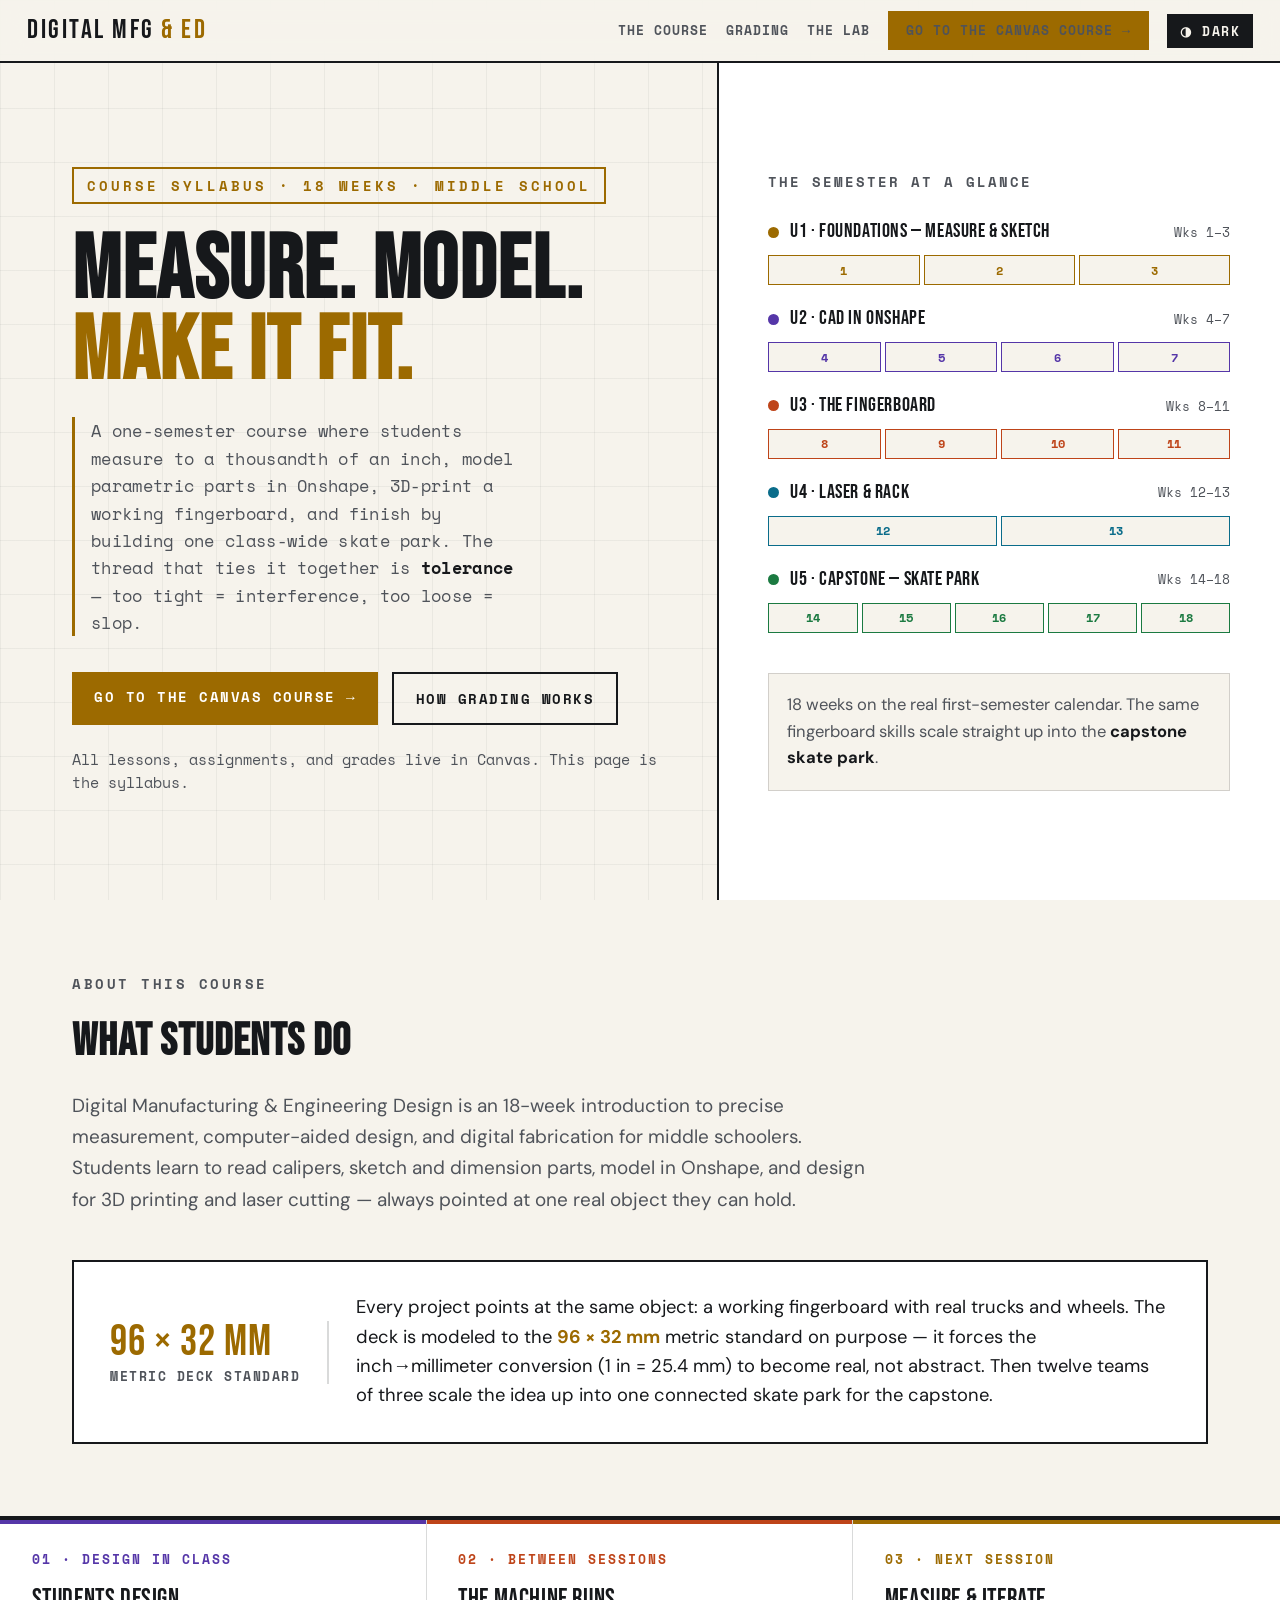
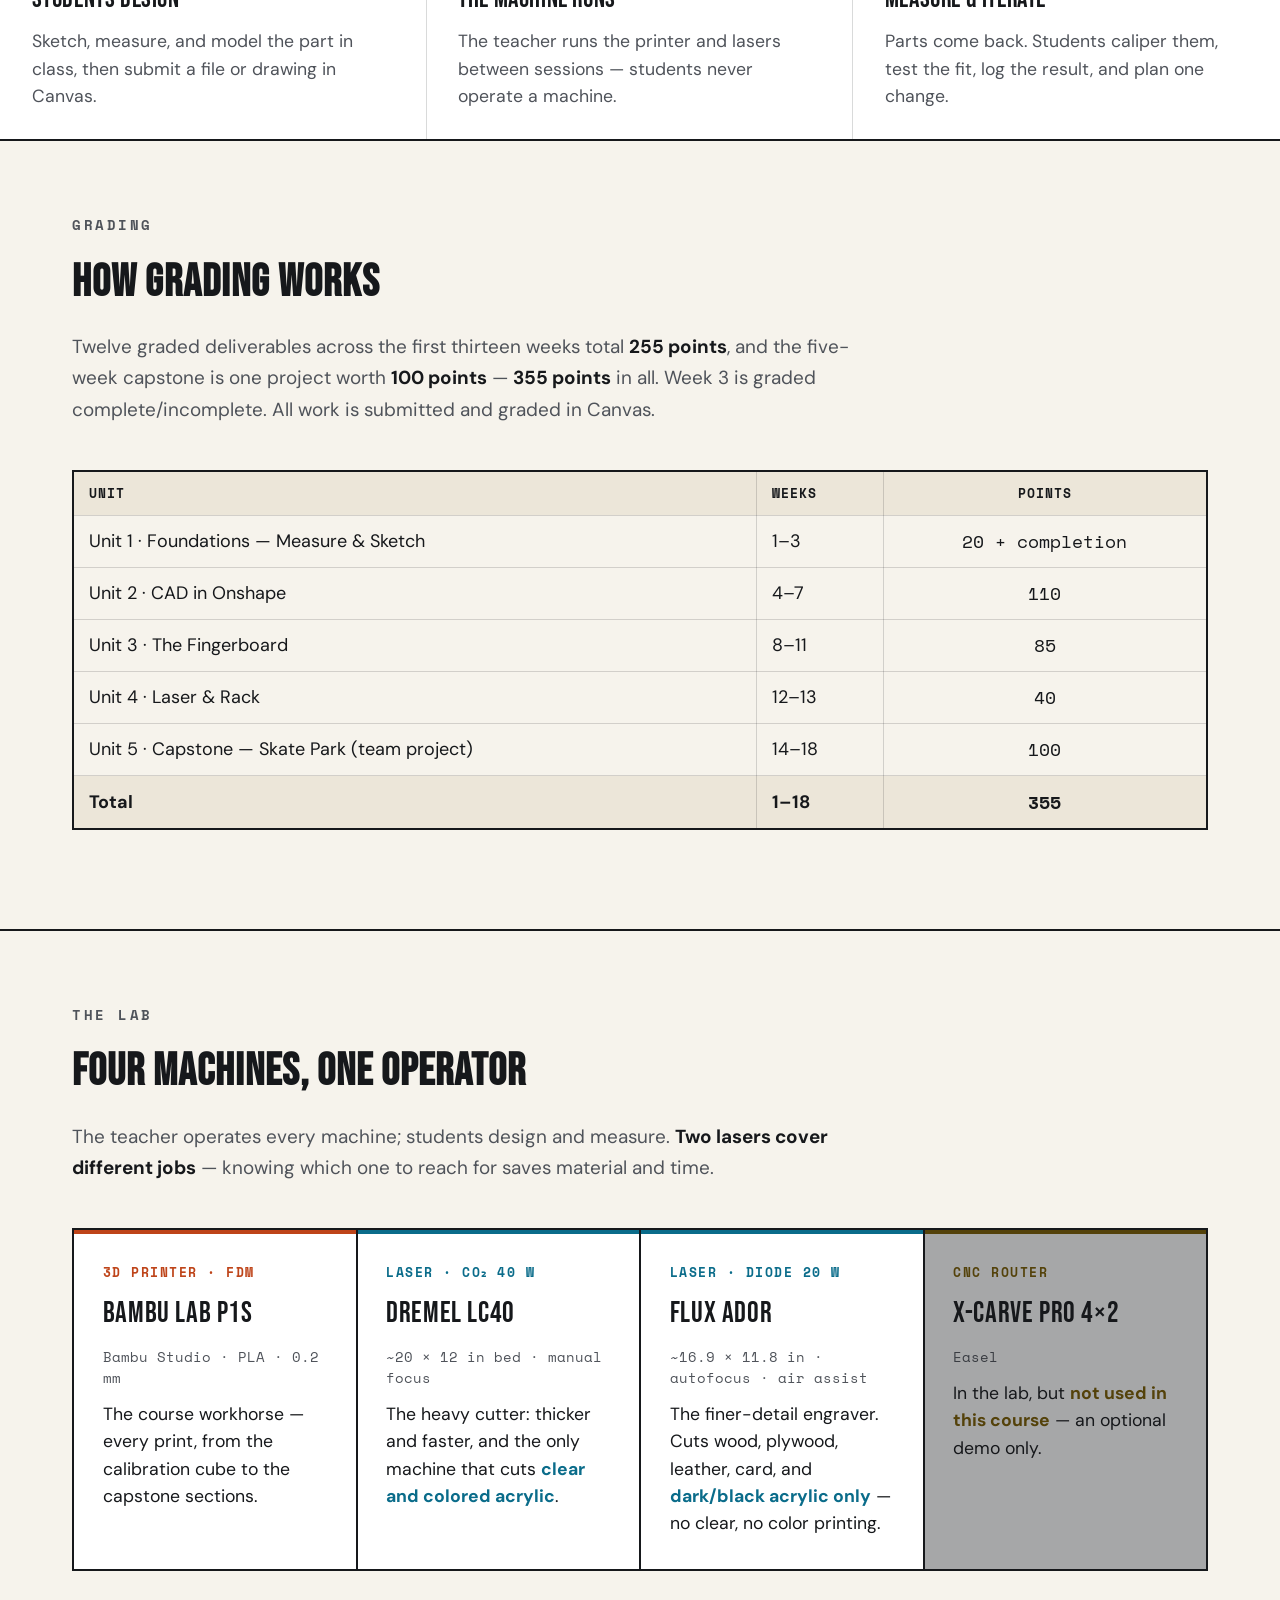
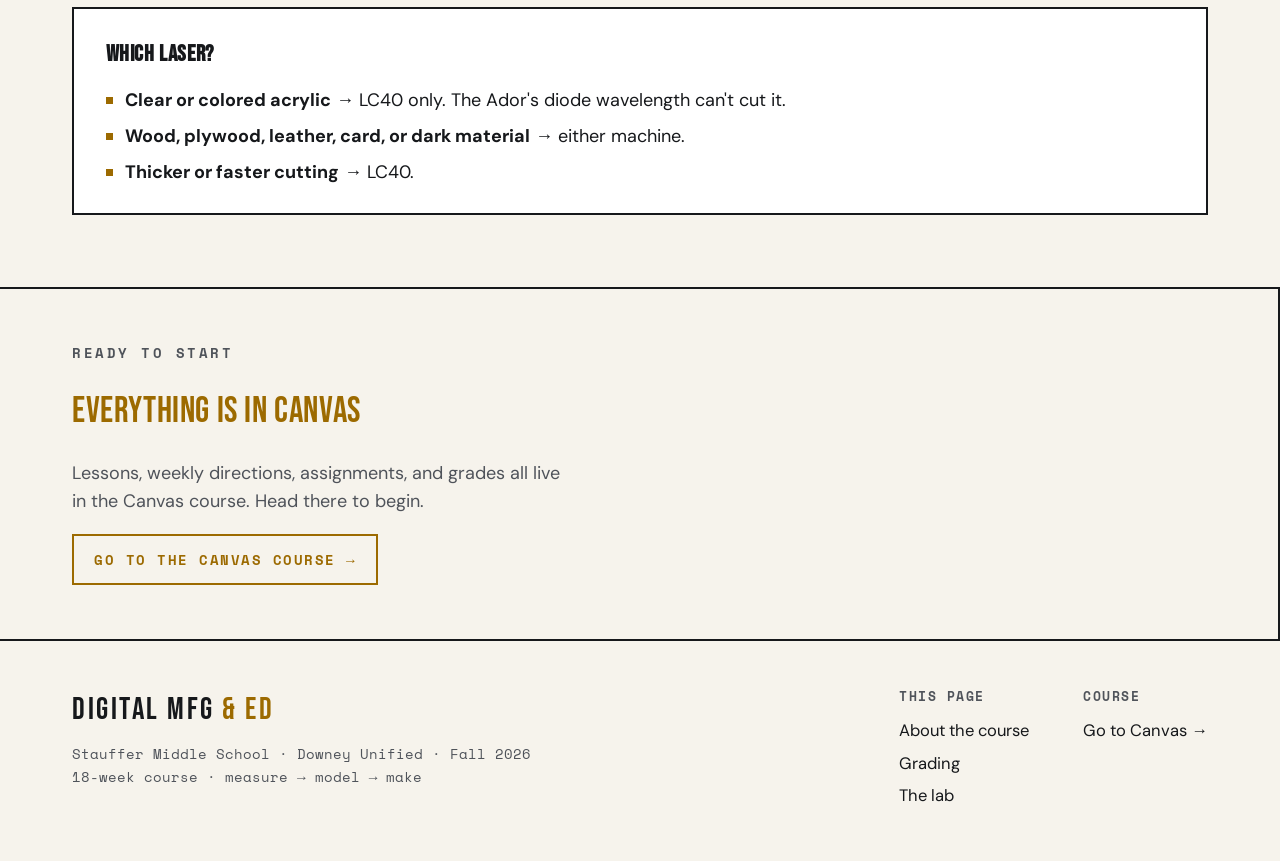
<file: index.html>
<!DOCTYPE html>
<html lang="en">
<head>
<meta charset="UTF-8">
<meta name="viewport" content="width=device-width, initial-scale=1.0">
<meta name="description" content="Digital Manufacturing & Engineering Design — an 18-week middle school course at Stauffer Middle School, Downey Unified. Students measure to a thousandth of an inch, model in Onshape, and build a working fingerboard and a class-built skate park.">
<title>Digital Manufacturing &amp; Engineering Design — Course Syllabus</title>
<script>try{var t=localStorage.getItem('dmed-theme');if(t==='dark')document.documentElement.dataset.theme='dark';}catch(e){}</script>
<link rel="stylesheet" href="assets/style.css">
</head>
<body>

<!-- ===================================================================== -->
<!-- EDIT THIS LINK: replace the two href values below (nav + hero + band)  -->
<!-- with your real Canvas course URL once the course is published.         -->
<!-- ===================================================================== -->

<nav class="site-nav">
  <a class="nav-logo" href="index.html">DIGITAL MFG <em>&amp; ED</em></a>
  <div class="nav-links">
    <a href="#about">The course</a>
    <a href="#grading">Grading</a>
    <a href="#lab">The lab</a>
    <a class="cta-primary" href="https://YOUR-CANVAS-COURSE-URL" style="padding:.5rem 1rem;">Go to the Canvas course →</a>
    <button class="theme-toggle" data-theme-toggle aria-label="Toggle light or dark theme">
      <span class="light-label">◑ Dark</span><span class="dark-label">◐ Light</span>
    </button>
  </div>
</nav>

<header class="hero">
  <div class="hero-grid"></div>
  <div class="hero-left">
    <span class="hero-eyebrow">Course Syllabus · 18 Weeks · Middle School</span>
    <h1 class="hero-h1">Measure. Model.<br><span class="acc">Make it fit.</span></h1>
    <p class="hero-promise">A one-semester course where students measure to a thousandth of an inch, model parametric parts in Onshape, 3D-print a working fingerboard, and finish by building one class-wide skate park. The thread that ties it together is <strong>tolerance</strong> — too tight = interference, too loose = slop.</p>
    <div class="hero-ctas">
      <a class="cta-primary" href="https://YOUR-CANVAS-COURSE-URL">Go to the Canvas course →</a>
      <a class="cta-secondary" href="#grading">How grading works</a>
    </div>
    <p style="margin-top:1.25rem;font-family:'Space Mono',monospace;font-size:.82rem;color:var(--muted);">All lessons, assignments, and grades live in Canvas. This page is the syllabus.</p>
  </div>
  <aside class="hero-right">
    <div class="sem-title">The semester at a glance</div>
    <div class="sem-row">
      <div class="sem-row-head"><span class="sem-dot" style="background:var(--draw)"></span><span class="sem-name">U1 · Foundations — Measure &amp; Sketch</span><span class="sem-wk">Wks 1–3</span></div>
      <div class="sem-weeks"><span class="sw u1">1</span><span class="sw u1">2</span><span class="sw u1">3</span></div>
    </div>
    <div class="sem-row">
      <div class="sem-row-head"><span class="sem-dot" style="background:var(--cad)"></span><span class="sem-name">U2 · CAD in Onshape</span><span class="sem-wk">Wks 4–7</span></div>
      <div class="sem-weeks"><span class="sw u2">4</span><span class="sw u2">5</span><span class="sw u2">6</span><span class="sw u2">7</span></div>
    </div>
    <div class="sem-row">
      <div class="sem-row-head"><span class="sem-dot" style="background:var(--print)"></span><span class="sem-name">U3 · The Fingerboard</span><span class="sem-wk">Wks 8–11</span></div>
      <div class="sem-weeks"><span class="sw u3">8</span><span class="sw u3">9</span><span class="sw u3">10</span><span class="sw u3">11</span></div>
    </div>
    <div class="sem-row">
      <div class="sem-row-head"><span class="sem-dot" style="background:var(--laser)"></span><span class="sem-name">U4 · Laser &amp; Rack</span><span class="sem-wk">Wks 12–13</span></div>
      <div class="sem-weeks"><span class="sw u4">12</span><span class="sw u4">13</span></div>
    </div>
    <div class="sem-row">
      <div class="sem-row-head"><span class="sem-dot" style="background:var(--cap)"></span><span class="sem-name">U5 · Capstone — Skate Park</span><span class="sem-wk">Wks 14–18</span></div>
      <div class="sem-weeks"><span class="sw u5">14</span><span class="sw u5">15</span><span class="sw u5">16</span><span class="sw u5">17</span><span class="sw u5">18</span></div>
    </div>
    <div class="sem-note">18 weeks on the real first-semester calendar. The same fingerboard skills scale straight up into the <strong>capstone skate park</strong>.</div>
  </aside>
</header>

<section class="section" id="about">
  <div class="section-label">About this course</div>
  <h2 class="section-headline">What students do</h2>
  <p class="section-sub">Digital Manufacturing &amp; Engineering Design is an 18-week introduction to precise measurement, computer-aided design, and digital fabrication for middle schoolers. Students learn to read calipers, sketch and dimension parts, model in Onshape, and design for 3D printing and laser cutting — always pointed at one real object they can hold.</p>
  <div class="heroobj">
    <div class="heroobj-badge">96 × 32 mm<small>METRIC DECK STANDARD</small></div>
    <p>Every project points at the same object: a working fingerboard with real trucks and wheels. The deck is modeled to the <strong>96 × 32 mm</strong> metric standard on purpose — it forces the inch→millimeter conversion (1 in = 25.4 mm) to become real, not abstract. Then twelve teams of three scale the idea up into one connected skate park for the capstone.</p>
  </div>
</section>

<section class="loop-strip">
  <div class="loop-panel" style="--c:var(--cad)">
    <div class="loop-step">01 · Design in class</div>
    <div class="loop-head">Students design</div>
    <p class="loop-one">Sketch, measure, and model the part in class, then submit a file or drawing in Canvas.</p>
  </div>
  <div class="loop-panel" style="--c:var(--print)">
    <div class="loop-step">02 · Between sessions</div>
    <div class="loop-head">The machine runs</div>
    <p class="loop-one">The teacher runs the printer and lasers between sessions — students never operate a machine.</p>
  </div>
  <div class="loop-panel" style="--c:var(--draw)">
    <div class="loop-step">03 · Next session</div>
    <div class="loop-head">Measure &amp; iterate</div>
    <p class="loop-one">Parts come back. Students caliper them, test the fit, log the result, and plan one change.</p>
  </div>
</section>

<section class="section" id="grading">
  <div class="section-label">Grading</div>
  <h2 class="section-headline">How grading works</h2>
  <p class="section-sub">Twelve graded deliverables across the first thirteen weeks total <strong>255 points</strong>, and the five-week capstone is one project worth <strong>100 points</strong> — <strong>355 points</strong> in all. Week 3 is graded complete/incomplete. All work is submitted and graded in Canvas.</p>
  <table class="ref-table">
    <thead><tr><th>Unit</th><th>Weeks</th><th class="num">Points</th></tr></thead>
    <tbody>
      <tr><td>Unit 1 · Foundations — Measure &amp; Sketch</td><td>1–3</td><td class="num">20 + completion</td></tr>
      <tr><td>Unit 2 · CAD in Onshape</td><td>4–7</td><td class="num">110</td></tr>
      <tr><td>Unit 3 · The Fingerboard</td><td>8–11</td><td class="num">85</td></tr>
      <tr><td>Unit 4 · Laser &amp; Rack</td><td>12–13</td><td class="num">40</td></tr>
      <tr><td>Unit 5 · Capstone — Skate Park (team project)</td><td>14–18</td><td class="num">100</td></tr>
      <tr class="total"><td>Total</td><td>1–18</td><td class="num">355</td></tr>
    </tbody>
  </table>
</section>

<section class="section" id="lab">
  <div class="section-label">The lab</div>
  <h2 class="section-headline">Four machines, one operator</h2>
  <p class="section-sub">The teacher operates every machine; students design and measure. <strong>Two lasers cover different jobs</strong> — knowing which one to reach for saves material and time.</p>
  <div class="machines-grid">
    <div class="machine-card" style="--c:var(--print)">
      <div class="mc-type">3D Printer · FDM</div>
      <div class="mc-name">Bambu Lab P1S</div>
      <div class="mc-spec">Bambu Studio · PLA · 0.2 mm</div>
      <div class="mc-desc">The course workhorse — every print, from the calibration cube to the capstone sections.</div>
    </div>
    <div class="machine-card" style="--c:var(--laser)">
      <div class="mc-type">Laser · CO&#8322; 40 W</div>
      <div class="mc-name">Dremel LC40</div>
      <div class="mc-spec">~20 × 12 in bed · manual focus</div>
      <div class="mc-desc">The heavy cutter: thicker and faster, and the only machine that cuts <b>clear and colored acrylic</b>.</div>
    </div>
    <div class="machine-card" style="--c:var(--laser)">
      <div class="mc-type">Laser · Diode 20 W</div>
      <div class="mc-name">Flux Ador</div>
      <div class="mc-spec">~16.9 × 11.8 in · autofocus · air assist</div>
      <div class="mc-desc">The finer-detail engraver. Cuts wood, plywood, leather, card, and <b>dark/black acrylic only</b> — no clear, no color printing.</div>
    </div>
    <div class="machine-card muted" style="--c:var(--cnc)">
      <div class="mc-type">CNC Router</div>
      <div class="mc-name">X-Carve Pro 4×2</div>
      <div class="mc-spec">Easel</div>
      <div class="mc-desc">In the lab, but <b>not used in this course</b> — an optional demo only.</div>
    </div>
  </div>
  <div class="rule-box">
    <h4>Which laser?</h4>
    <ul>
      <li><b>Clear or colored acrylic</b> → LC40 only. The Ador's diode wavelength can't cut it.</li>
      <li><b>Wood, plywood, leather, card, or dark material</b> → either machine.</li>
      <li><b>Thicker or faster cutting</b> → LC40.</li>
    </ul>
  </div>
</section>

<section class="dual-cta" style="grid-template-columns:1fr;">
  <div class="dcta-half student-half">
    <div class="dcta-eyebrow">Ready to start</div>
    <div class="dcta-title">Everything is in Canvas</div>
    <p class="dcta-body">Lessons, weekly directions, assignments, and grades all live in the Canvas course. Head there to begin.</p>
    <a class="dcta-link" href="https://YOUR-CANVAS-COURSE-URL">Go to the Canvas course →</a>
  </div>
</section>

<footer>
  <div>
    <div class="footer-logo">DIGITAL MFG <em>&amp; ED</em></div>
    <div class="footer-sub">Stauffer Middle School · Downey Unified · Fall 2026<br>18-week course · measure → model → make</div>
  </div>
  <div class="footer-cols">
    <div class="footer-col">
      <h5>This page</h5>
      <a href="#about">About the course</a>
      <a href="#grading">Grading</a>
      <a href="#lab">The lab</a>
    </div>
    <div class="footer-col">
      <h5>Course</h5>
      <a href="https://YOUR-CANVAS-COURSE-URL">Go to Canvas →</a>
    </div>
  </div>
</footer>

<script src="assets/theme.js" defer></script>
</body>
</html>
</file>
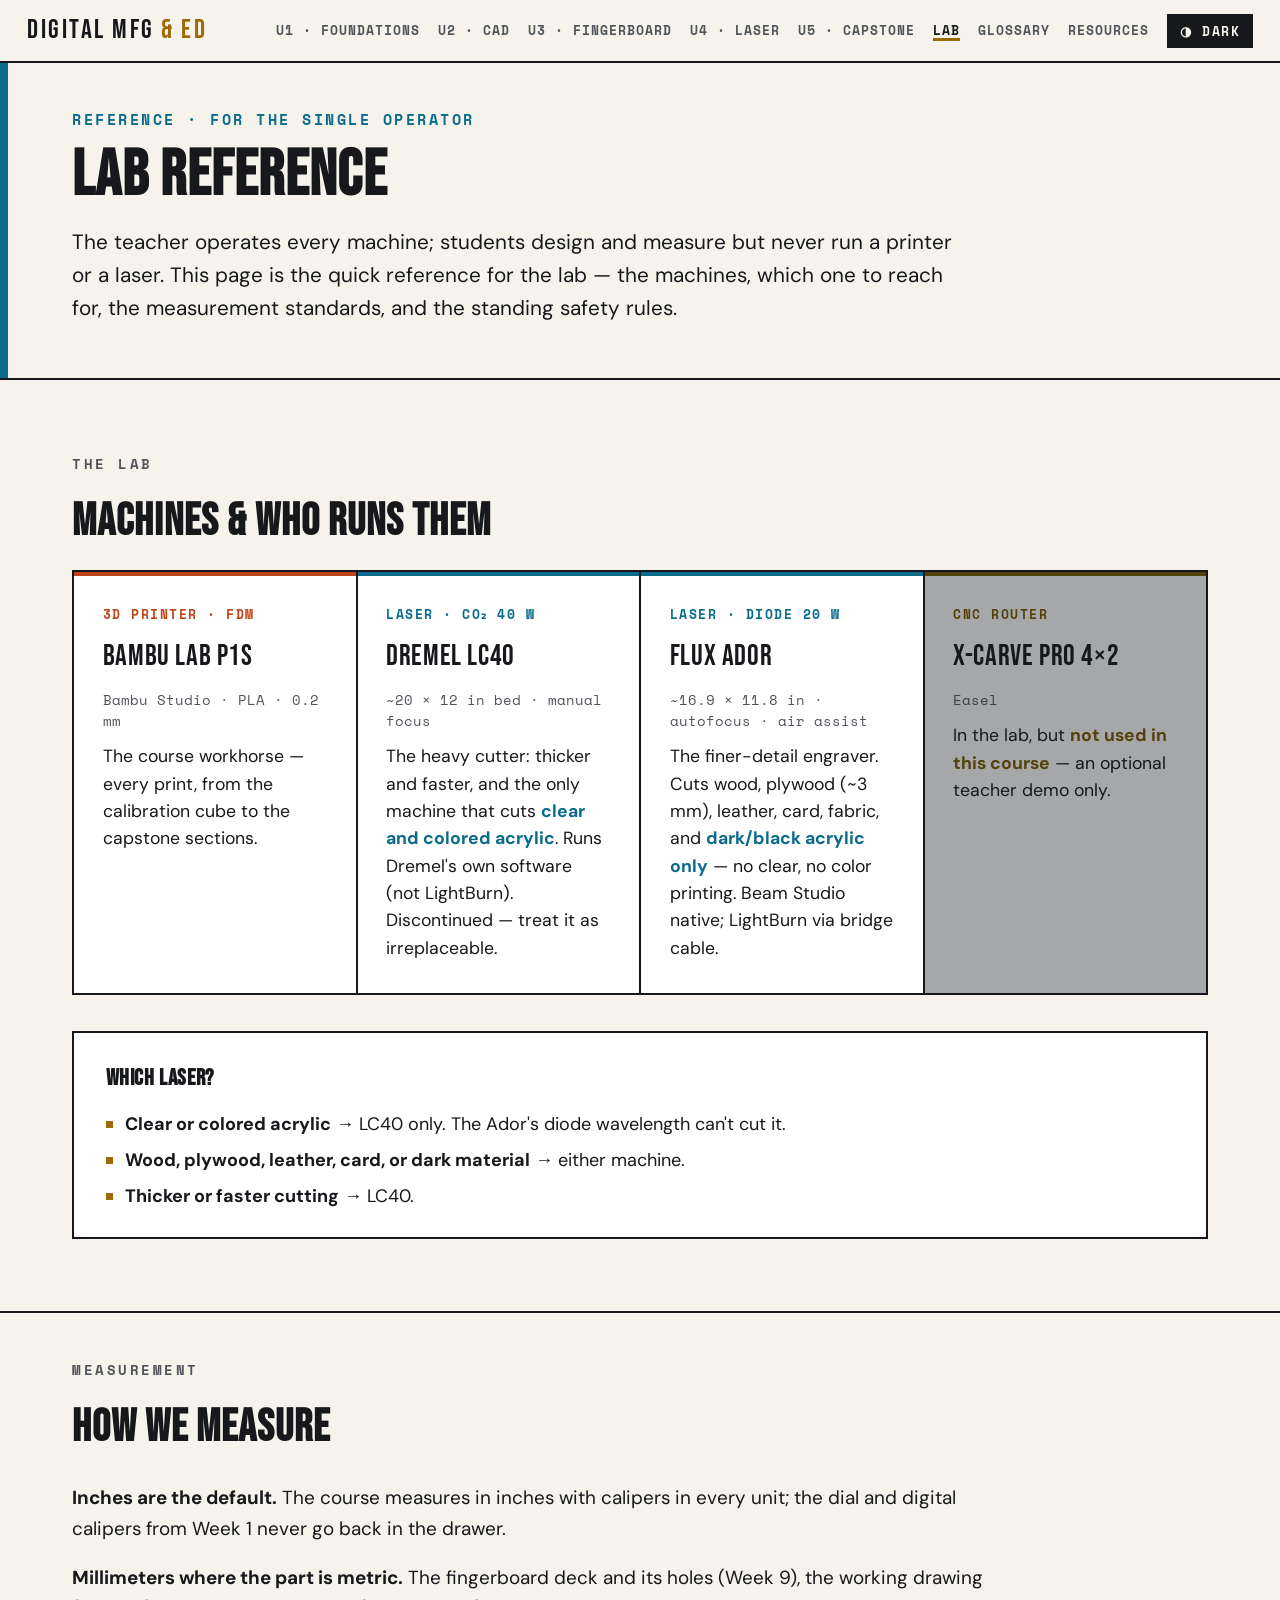
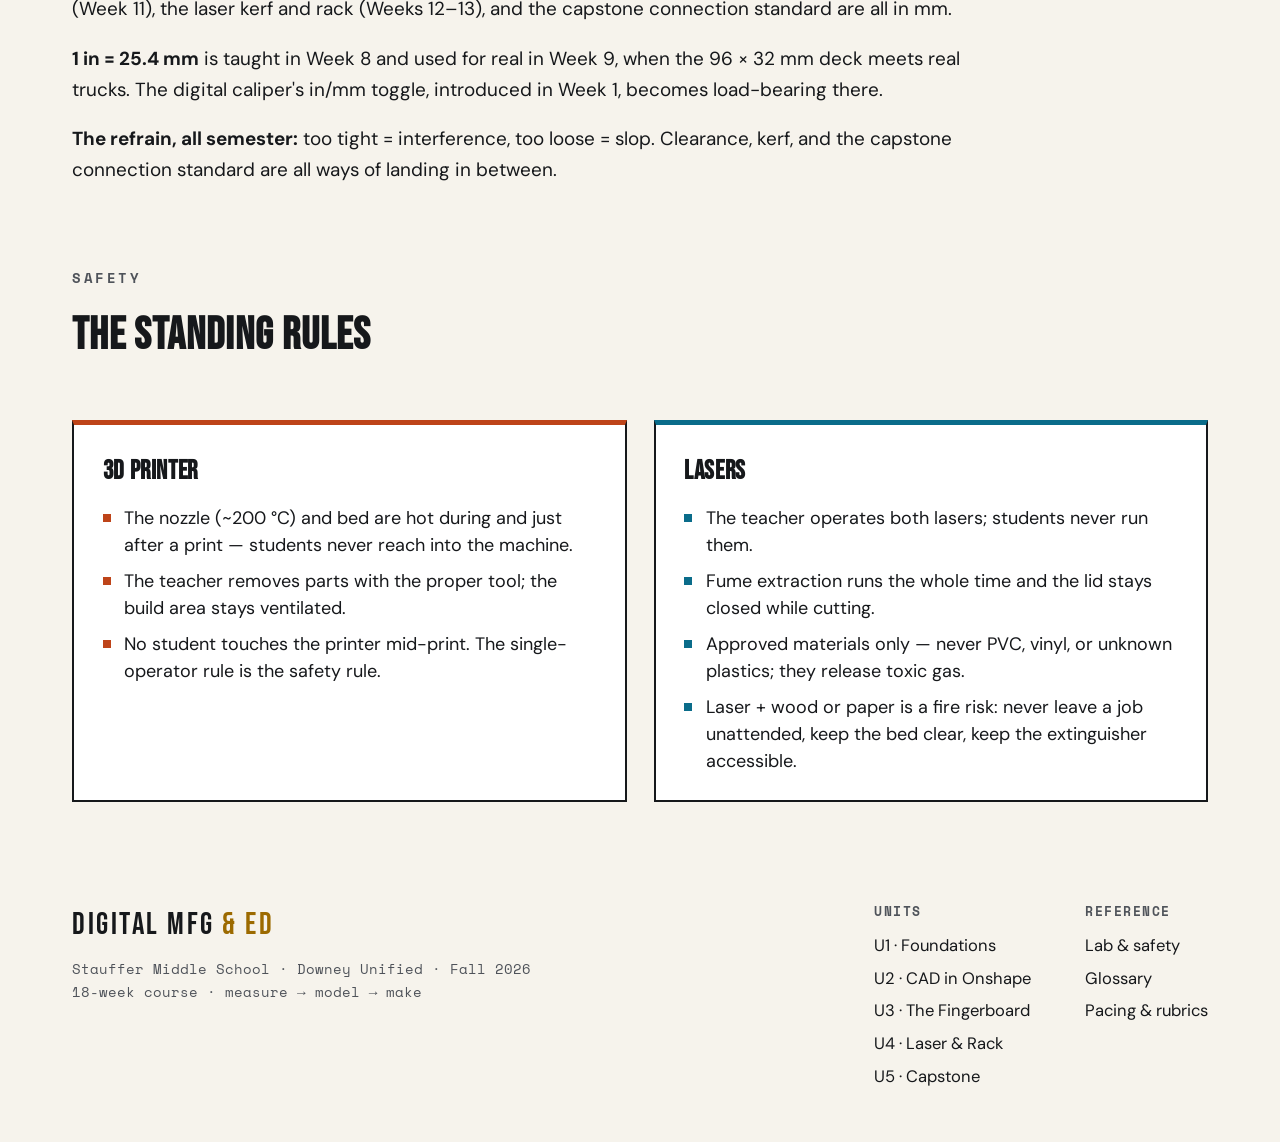
<file: lab-reference.html>
<!DOCTYPE html>
<html lang="en">
<head>
<meta charset="UTF-8">
<meta name="viewport" content="width=device-width, initial-scale=1.0">
<meta name="description" content="Lab reference: machines, the laser rule of thumb, measurement standards, and safety rules.">
<title>Lab Reference — Digital Manufacturing &amp; Engineering Design</title>
<script>try{var t=localStorage.getItem('dmed-theme');if(t==='dark')document.documentElement.dataset.theme='dark';}catch(e){}</script>
<link rel="stylesheet" href="assets/style.css">
</head>
<body>
<nav class="site-nav">
  <a class="nav-logo" href="index.html">DIGITAL MFG <em>&amp; ED</em></a>
  <div class="nav-links">
    <a href="unit-1.html">U1 · Foundations</a>
    <a href="unit-2.html">U2 · CAD</a>
    <a href="unit-3.html">U3 · Fingerboard</a>
    <a href="unit-4.html">U4 · Laser</a>
    <a href="unit-5.html">U5 · Capstone</a>
    <a href="lab-reference.html" aria-current="page">Lab</a>
    <a href="glossary.html">Glossary</a>
    <a href="resources.html">Resources</a>
    <button class="theme-toggle" data-theme-toggle aria-label="Toggle light or dark theme">
      <span class="light-label">◑ Dark</span><span class="dark-label">◐ Light</span>
    </button>
  </div>
</nav>
<header class="unit-hero" style="--c:var(--laser)">
  <div class="unit-eyebrow">Reference · For the single operator</div>
  <h1 class="unit-title">Lab Reference</h1>
  <p class="unit-intro">The teacher operates every machine; students design and measure but never run a printer or a laser. This page is the quick reference for the lab — the machines, which one to reach for, the measurement standards, and the standing safety rules.</p>
</header>

<section class="section">
  <div class="section-label">The lab</div>
  <h2 class="section-headline">Machines &amp; who runs them</h2>
  
  <div class="machines-grid">
    <div class="machine-card" style="--c:var(--print)">
      <div class="mc-type">3D Printer · FDM</div><div class="mc-name">Bambu Lab P1S</div>
      <div class="mc-spec">Bambu Studio · PLA · 0.2 mm</div>
      <div class="mc-desc">The course workhorse — every print, from the calibration cube to the capstone sections.</div>
    </div>
    <div class="machine-card" style="--c:var(--laser)">
      <div class="mc-type">Laser · CO&#8322; 40 W</div><div class="mc-name">Dremel LC40</div>
      <div class="mc-spec">~20 × 12 in bed · manual focus</div>
      <div class="mc-desc">The heavy cutter: thicker and faster, and the only machine that cuts <b>clear and colored acrylic</b>. Runs Dremel's own software (not LightBurn). Discontinued — treat it as irreplaceable.</div>
    </div>
    <div class="machine-card" style="--c:var(--laser)">
      <div class="mc-type">Laser · Diode 20 W</div><div class="mc-name">Flux Ador</div>
      <div class="mc-spec">~16.9 × 11.8 in · autofocus · air assist</div>
      <div class="mc-desc">The finer-detail engraver. Cuts wood, plywood (~3 mm), leather, card, fabric, and <b>dark/black acrylic only</b> — no clear, no color printing. Beam Studio native; LightBurn via bridge cable.</div>
    </div>
    <div class="machine-card muted" style="--c:var(--cnc)">
      <div class="mc-type">CNC Router</div><div class="mc-name">X-Carve Pro 4×2</div>
      <div class="mc-spec">Easel</div>
      <div class="mc-desc">In the lab, but <b>not used in this course</b> — an optional teacher demo only.</div>
    </div>
  </div>
  <div class="rule-box">
    <h4>Which laser?</h4>
    <ul>
      <li><b>Clear or colored acrylic</b> → LC40 only. The Ador's diode wavelength can't cut it.</li>
      <li><b>Wood, plywood, leather, card, or dark material</b> → either machine.</li>
      <li><b>Thicker or faster cutting</b> → LC40.</li>
    </ul>
  </div>
</section>

<section class="prose">
  <div class="section-label">Measurement</div>
  <h2 class="section-headline" style="margin-bottom:1rem;">How we measure</h2>
  <p><strong>Inches are the default.</strong> The course measures in inches with calipers in every unit; the dial and digital calipers from Week 1 never go back in the drawer.</p>
  <p><strong>Millimeters where the part is metric.</strong> The fingerboard deck and its holes (Week 9), the working drawing (Week 11), the laser kerf and rack (Weeks 12–13), and the capstone connection standard are all in mm.</p>
  <p><strong>1 in = 25.4 mm</strong> is taught in Week 8 and used for real in Week 9, when the 96 × 32 mm deck meets real trucks. The digital caliper's in/mm toggle, introduced in Week 1, becomes load-bearing there.</p>
  <p><strong>The refrain, all semester:</strong> too tight = interference, too loose = slop. Clearance, kerf, and the capstone connection standard are all ways of landing in between.</p>
</section>

<section>
  <div class="prose"><div class="section-label">Safety</div><h2 class="section-headline">The standing rules</h2></div>
  <div class="safety-grid">
    <div class="safety-card" style="--c:var(--print)">
      <h4>3D printer</h4>
      <ul>
        <li>The nozzle (~200 °C) and bed are hot during and just after a print — students never reach into the machine.</li>
        <li>The teacher removes parts with the proper tool; the build area stays ventilated.</li>
        <li>No student touches the printer mid-print. The single-operator rule is the safety rule.</li>
      </ul>
    </div>
    <div class="safety-card" style="--c:var(--laser)">
      <h4>Lasers</h4>
      <ul>
        <li>The teacher operates both lasers; students never run them.</li>
        <li>Fume extraction runs the whole time and the lid stays closed while cutting.</li>
        <li>Approved materials only — never PVC, vinyl, or unknown plastics; they release toxic gas.</li>
        <li>Laser + wood or paper is a fire risk: never leave a job unattended, keep the bed clear, keep the extinguisher accessible.</li>
      </ul>
    </div>
  </div>
</section>

<footer>
  <div>
    <div class="footer-logo">DIGITAL MFG <em>&amp; ED</em></div>
    <div class="footer-sub">Stauffer Middle School · Downey Unified · Fall 2026<br>18-week course · measure → model → make</div>
  </div>
  <div class="footer-cols">
    <div class="footer-col">
      <h5>Units</h5>
      <a href="unit-1.html">U1 · Foundations</a>
      <a href="unit-2.html">U2 · CAD in Onshape</a>
      <a href="unit-3.html">U3 · The Fingerboard</a>
      <a href="unit-4.html">U4 · Laser &amp; Rack</a>
      <a href="unit-5.html">U5 · Capstone</a>
    </div>
    <div class="footer-col">
      <h5>Reference</h5>
      <a href="lab-reference.html">Lab &amp; safety</a>
      <a href="glossary.html">Glossary</a>
      <a href="resources.html">Pacing &amp; rubrics</a>
    </div>
  </div>
</footer>

<script src="assets/theme.js" defer></script>
</body>
</html>
</file>
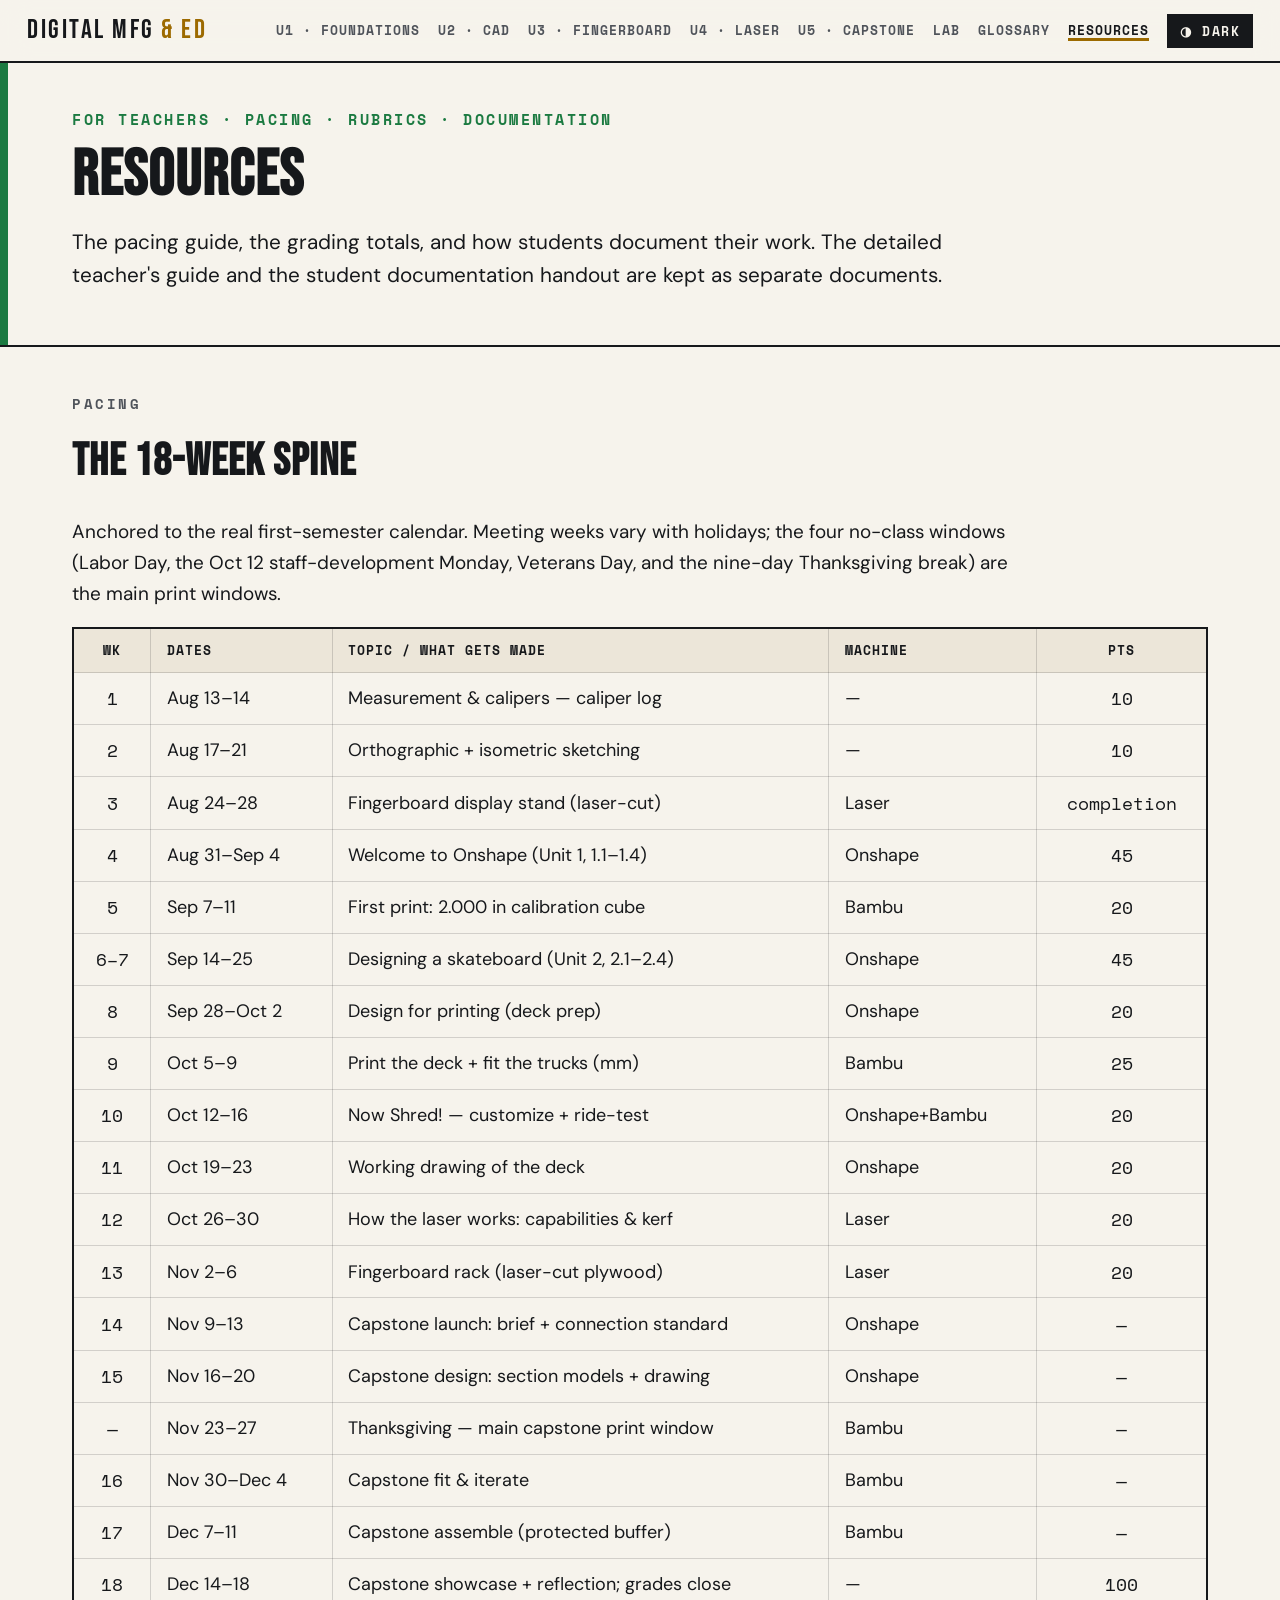
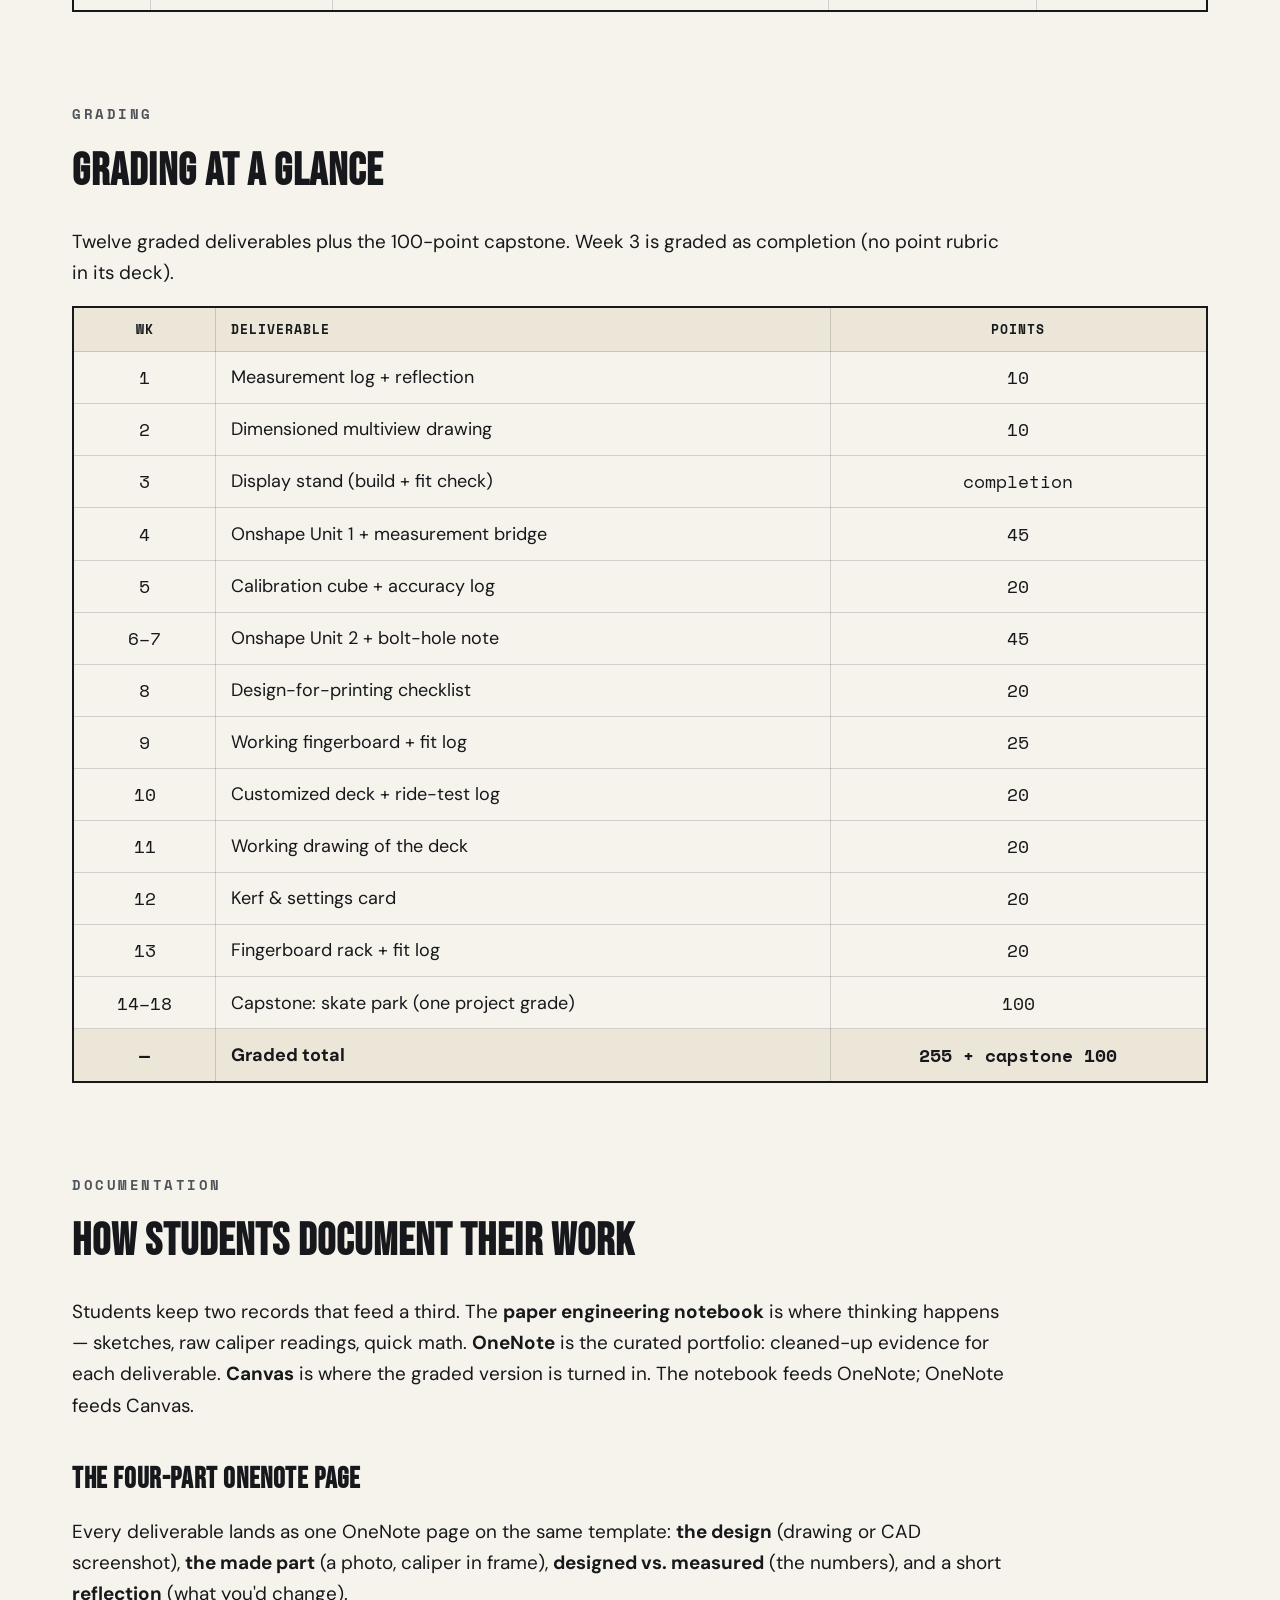
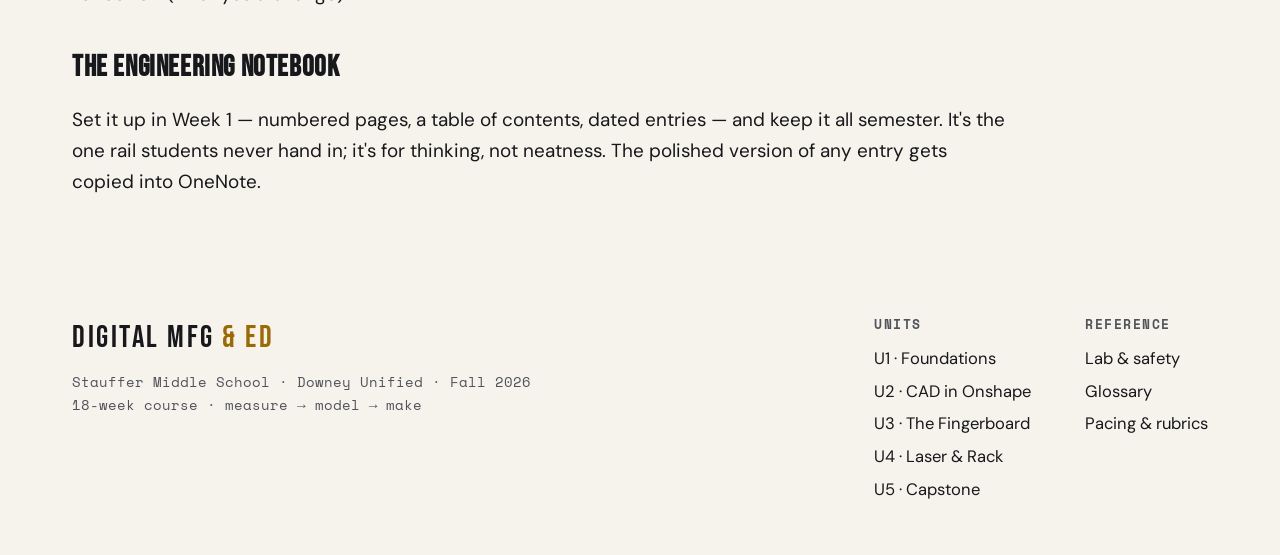
<file: resources.html>
<!DOCTYPE html>
<html lang="en">
<head>
<meta charset="UTF-8">
<meta name="viewport" content="width=device-width, initial-scale=1.0">
<meta name="description" content="Pacing guide, grading at a glance, and the student documentation system (engineering notebook + OneNote).">
<title>Resources — Digital Manufacturing &amp; Engineering Design</title>
<script>try{var t=localStorage.getItem('dmed-theme');if(t==='dark')document.documentElement.dataset.theme='dark';}catch(e){}</script>
<link rel="stylesheet" href="assets/style.css">
</head>
<body>
<nav class="site-nav">
  <a class="nav-logo" href="index.html">DIGITAL MFG <em>&amp; ED</em></a>
  <div class="nav-links">
    <a href="unit-1.html">U1 · Foundations</a>
    <a href="unit-2.html">U2 · CAD</a>
    <a href="unit-3.html">U3 · Fingerboard</a>
    <a href="unit-4.html">U4 · Laser</a>
    <a href="unit-5.html">U5 · Capstone</a>
    <a href="lab-reference.html">Lab</a>
    <a href="glossary.html">Glossary</a>
    <a href="resources.html" aria-current="page">Resources</a>
    <button class="theme-toggle" data-theme-toggle aria-label="Toggle light or dark theme">
      <span class="light-label">◑ Dark</span><span class="dark-label">◐ Light</span>
    </button>
  </div>
</nav>
<header class="unit-hero" style="--c:var(--cap)">
  <div class="unit-eyebrow">For teachers · Pacing · Rubrics · Documentation</div>
  <h1 class="unit-title">Resources</h1>
  <p class="unit-intro">The pacing guide, the grading totals, and how students document their work. The detailed teacher's guide and the student documentation handout are kept as separate documents.</p>
</header>

<section class="prose">
  <div class="section-label">Pacing</div>
  <h2 class="section-headline" style="margin-bottom:1rem;">The 18-week spine</h2>
  <p>Anchored to the real first-semester calendar. Meeting weeks vary with holidays; the four no-class windows (Labor Day, the Oct 12 staff-development Monday, Veterans Day, and the nine-day Thanksgiving break) are the main print windows.</p>
  <table class="ref-table">
    <thead><tr><th class="num">Wk</th><th>Dates</th><th>Topic / what gets made</th><th>Machine</th><th class="num">Pts</th></tr></thead>
    <tbody>
      <tr><td class="num">1</td><td>Aug 13–14</td><td>Measurement &amp; calipers — caliper log</td><td>—</td><td class="num">10</td></tr>
      <tr><td class="num">2</td><td>Aug 17–21</td><td>Orthographic + isometric sketching</td><td>—</td><td class="num">10</td></tr>
      <tr><td class="num">3</td><td>Aug 24–28</td><td>Fingerboard display stand (laser-cut)</td><td>Laser</td><td class="num">completion</td></tr>
      <tr><td class="num">4</td><td>Aug 31–Sep 4</td><td>Welcome to Onshape (Unit 1, 1.1–1.4)</td><td>Onshape</td><td class="num">45</td></tr>
      <tr><td class="num">5</td><td>Sep 7–11</td><td>First print: 2.000 in calibration cube</td><td>Bambu</td><td class="num">20</td></tr>
      <tr><td class="num">6–7</td><td>Sep 14–25</td><td>Designing a skateboard (Unit 2, 2.1–2.4)</td><td>Onshape</td><td class="num">45</td></tr>
      <tr><td class="num">8</td><td>Sep 28–Oct 2</td><td>Design for printing (deck prep)</td><td>Onshape</td><td class="num">20</td></tr>
      <tr><td class="num">9</td><td>Oct 5–9</td><td>Print the deck + fit the trucks (mm)</td><td>Bambu</td><td class="num">25</td></tr>
      <tr><td class="num">10</td><td>Oct 12–16</td><td>Now Shred! — customize + ride-test</td><td>Onshape+Bambu</td><td class="num">20</td></tr>
      <tr><td class="num">11</td><td>Oct 19–23</td><td>Working drawing of the deck</td><td>Onshape</td><td class="num">20</td></tr>
      <tr><td class="num">12</td><td>Oct 26–30</td><td>How the laser works: capabilities &amp; kerf</td><td>Laser</td><td class="num">20</td></tr>
      <tr><td class="num">13</td><td>Nov 2–6</td><td>Fingerboard rack (laser-cut plywood)</td><td>Laser</td><td class="num">20</td></tr>
      <tr><td class="num">14</td><td>Nov 9–13</td><td>Capstone launch: brief + connection standard</td><td>Onshape</td><td class="num">—</td></tr>
      <tr><td class="num">15</td><td>Nov 16–20</td><td>Capstone design: section models + drawing</td><td>Onshape</td><td class="num">—</td></tr>
      <tr><td class="num">—</td><td>Nov 23–27</td><td>Thanksgiving — main capstone print window</td><td>Bambu</td><td class="num">—</td></tr>
      <tr><td class="num">16</td><td>Nov 30–Dec 4</td><td>Capstone fit &amp; iterate</td><td>Bambu</td><td class="num">—</td></tr>
      <tr><td class="num">17</td><td>Dec 7–11</td><td>Capstone assemble (protected buffer)</td><td>Bambu</td><td class="num">—</td></tr>
      <tr><td class="num">18</td><td>Dec 14–18</td><td>Capstone showcase + reflection; grades close</td><td>—</td><td class="num">100</td></tr>
    </tbody>
  </table>
</section>

<section class="prose">
  <div class="section-label">Grading</div>
  <h2 class="section-headline" style="margin-bottom:1rem;">Grading at a glance</h2>
  <p>Twelve graded deliverables plus the 100-point capstone. Week 3 is graded as completion (no point rubric in its deck).</p>
  <table class="ref-table">
    <thead><tr><th class="num">Wk</th><th>Deliverable</th><th class="num">Points</th></tr></thead>
    <tbody>
      <tr><td class="num">1</td><td>Measurement log + reflection</td><td class="num">10</td></tr>
      <tr><td class="num">2</td><td>Dimensioned multiview drawing</td><td class="num">10</td></tr>
      <tr><td class="num">3</td><td>Display stand (build + fit check)</td><td class="num">completion</td></tr>
      <tr><td class="num">4</td><td>Onshape Unit 1 + measurement bridge</td><td class="num">45</td></tr>
      <tr><td class="num">5</td><td>Calibration cube + accuracy log</td><td class="num">20</td></tr>
      <tr><td class="num">6–7</td><td>Onshape Unit 2 + bolt-hole note</td><td class="num">45</td></tr>
      <tr><td class="num">8</td><td>Design-for-printing checklist</td><td class="num">20</td></tr>
      <tr><td class="num">9</td><td>Working fingerboard + fit log</td><td class="num">25</td></tr>
      <tr><td class="num">10</td><td>Customized deck + ride-test log</td><td class="num">20</td></tr>
      <tr><td class="num">11</td><td>Working drawing of the deck</td><td class="num">20</td></tr>
      <tr><td class="num">12</td><td>Kerf &amp; settings card</td><td class="num">20</td></tr>
      <tr><td class="num">13</td><td>Fingerboard rack + fit log</td><td class="num">20</td></tr>
      <tr><td class="num">14–18</td><td>Capstone: skate park (one project grade)</td><td class="num">100</td></tr>
      <tr class="total"><td class="num">—</td><td>Graded total</td><td class="num">255 + capstone 100</td></tr>
    </tbody>
  </table>
</section>

<section class="prose">
  <div class="section-label">Documentation</div>
  <h2 class="section-headline" style="margin-bottom:1rem;">How students document their work</h2>
  <p>Students keep two records that feed a third. The <strong>paper engineering notebook</strong> is where thinking happens — sketches, raw caliper readings, quick math. <strong>OneNote</strong> is the curated portfolio: cleaned-up evidence for each deliverable. <strong>Canvas</strong> is where the graded version is turned in. The notebook feeds OneNote; OneNote feeds Canvas.</p>
  <h3>The four-part OneNote page</h3>
  <p>Every deliverable lands as one OneNote page on the same template: <strong>the design</strong> (drawing or CAD screenshot), <strong>the made part</strong> (a photo, caliper in frame), <strong>designed vs. measured</strong> (the numbers), and a short <strong>reflection</strong> (what you'd change).</p>
  <h3>The engineering notebook</h3>
  <p>Set it up in Week 1 — numbered pages, a table of contents, dated entries — and keep it all semester. It's the one rail students never hand in; it's for thinking, not neatness. The polished version of any entry gets copied into OneNote.</p>
</section>

<div style="height:2rem"></div>

<footer>
  <div>
    <div class="footer-logo">DIGITAL MFG <em>&amp; ED</em></div>
    <div class="footer-sub">Stauffer Middle School · Downey Unified · Fall 2026<br>18-week course · measure → model → make</div>
  </div>
  <div class="footer-cols">
    <div class="footer-col">
      <h5>Units</h5>
      <a href="unit-1.html">U1 · Foundations</a>
      <a href="unit-2.html">U2 · CAD in Onshape</a>
      <a href="unit-3.html">U3 · The Fingerboard</a>
      <a href="unit-4.html">U4 · Laser &amp; Rack</a>
      <a href="unit-5.html">U5 · Capstone</a>
    </div>
    <div class="footer-col">
      <h5>Reference</h5>
      <a href="lab-reference.html">Lab &amp; safety</a>
      <a href="glossary.html">Glossary</a>
      <a href="resources.html">Pacing &amp; rubrics</a>
    </div>
  </div>
</footer>

<script src="assets/theme.js" defer></script>
</body>
</html>
</file>
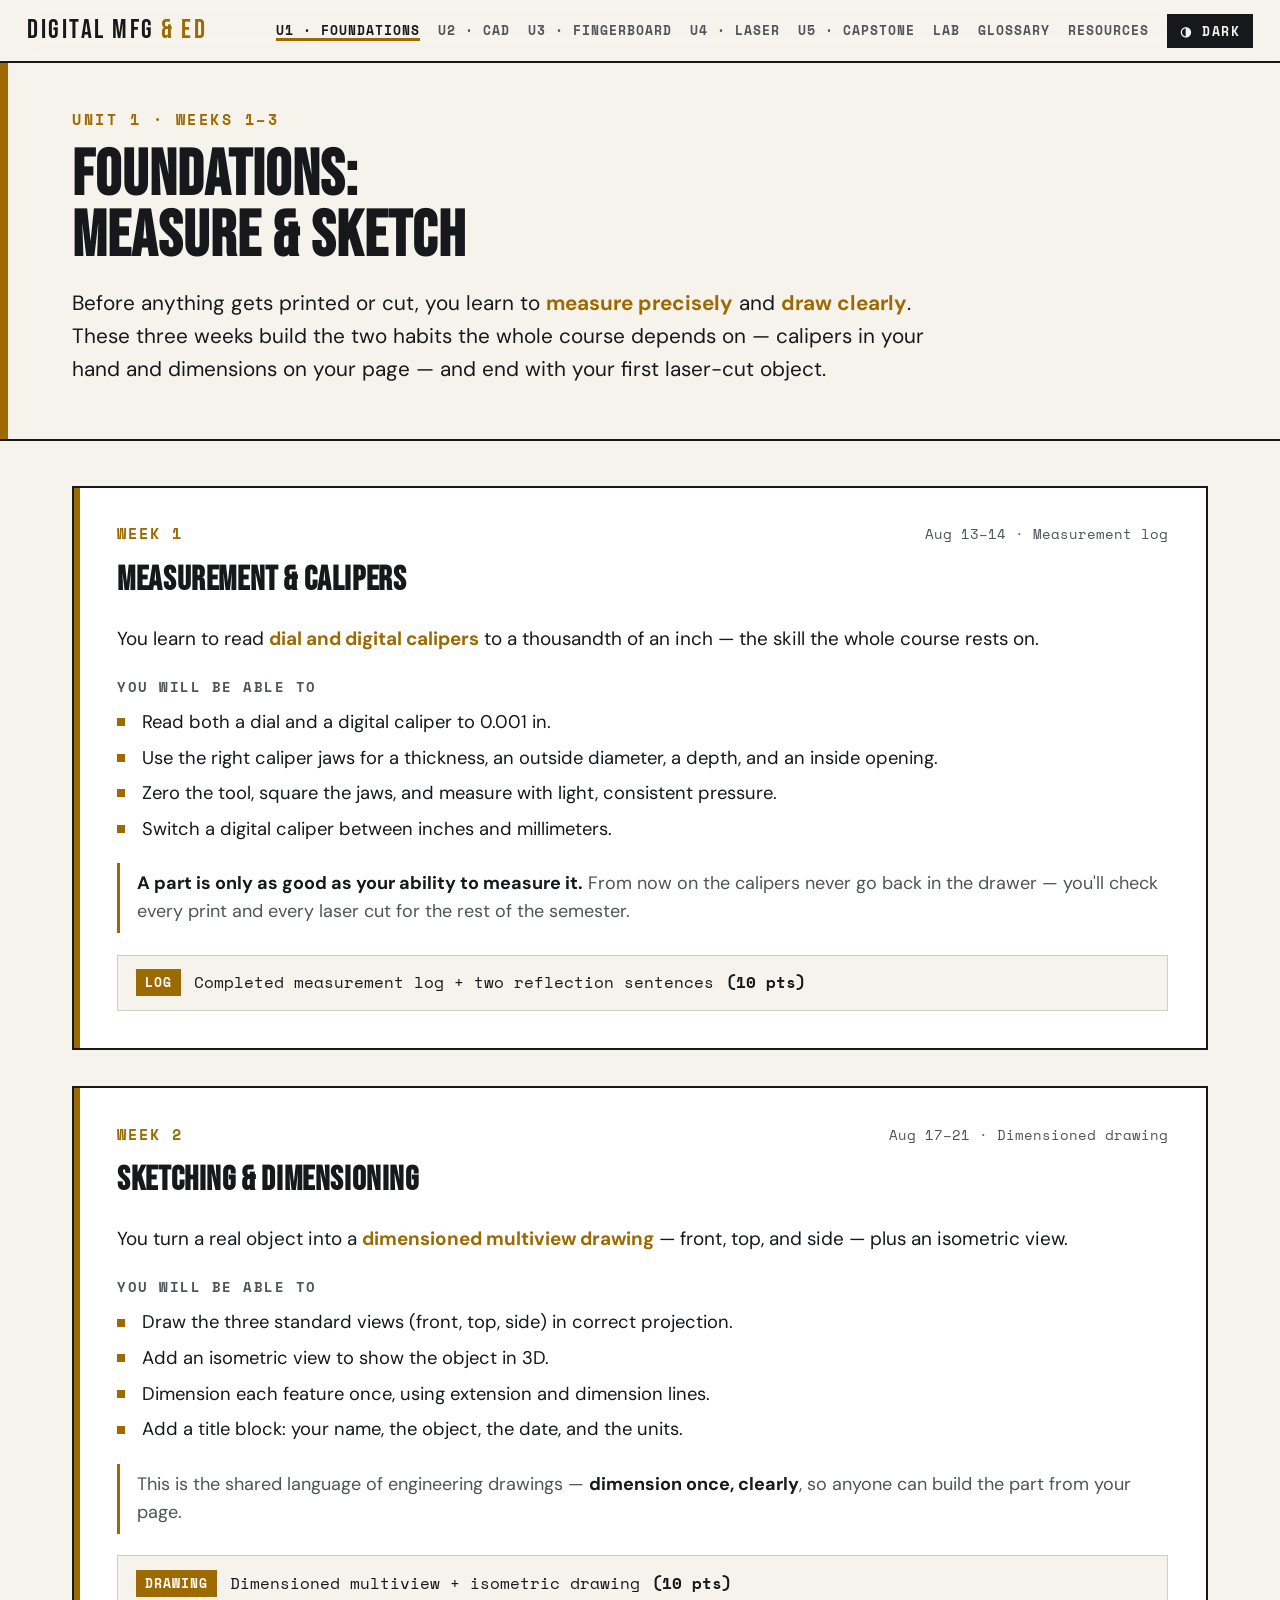
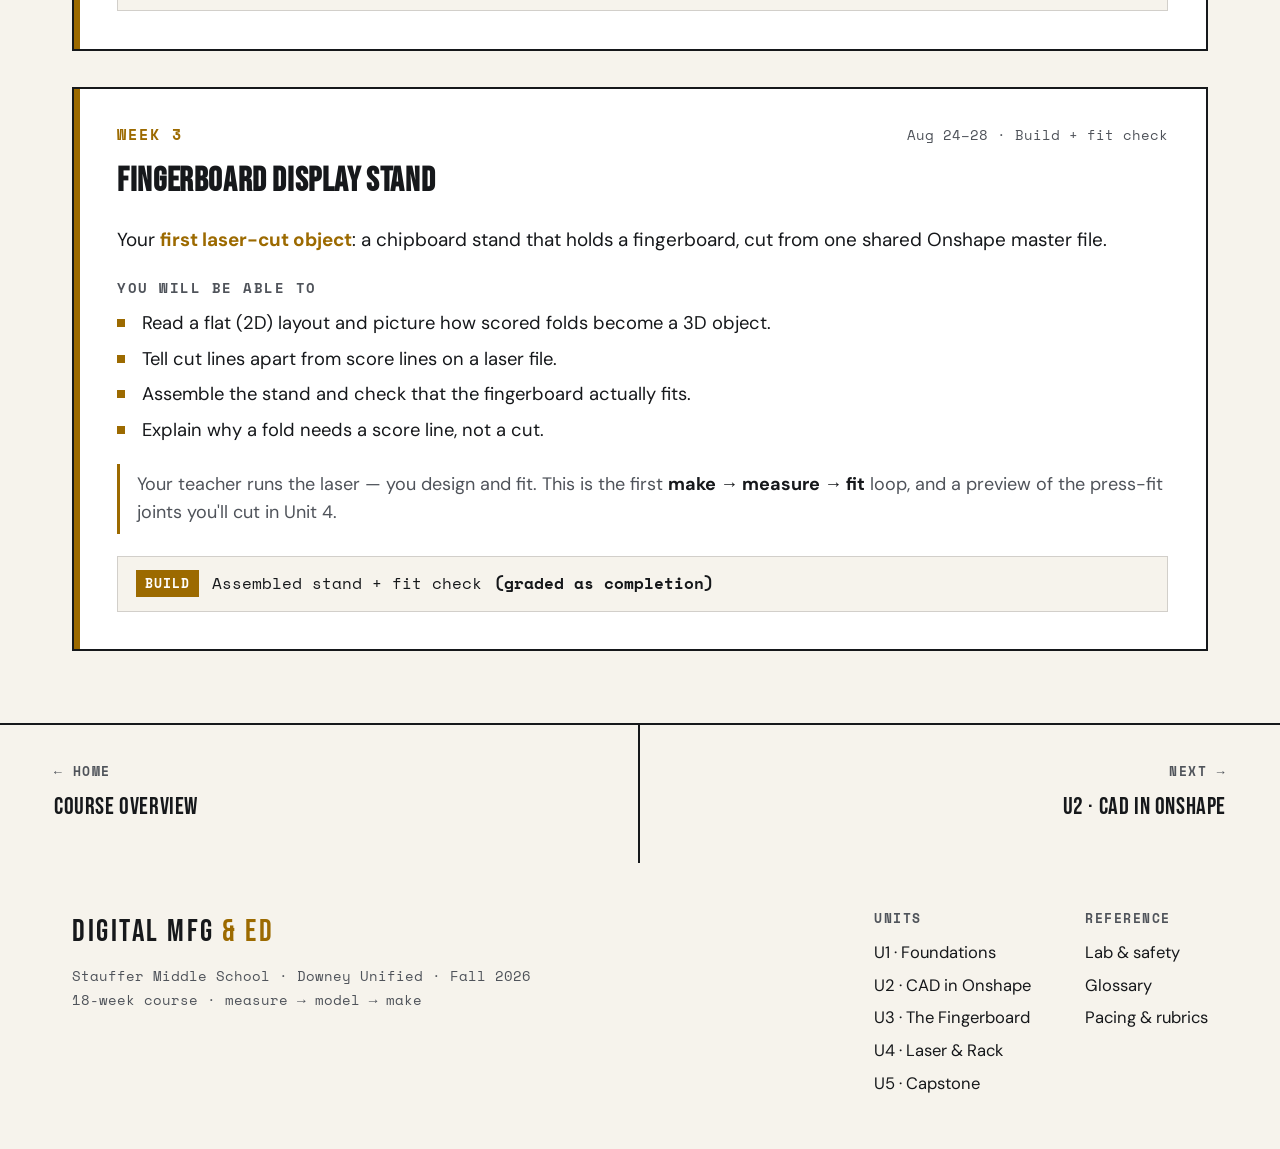
<file: unit-1.html>
<!DOCTYPE html>
<html lang="en">
<head>
<meta charset="UTF-8">
<meta name="viewport" content="width=device-width, initial-scale=1.0">
<meta name="description" content="Unit 1 of an 18-week middle school course in digital manufacturing and engineering design.">
<title>Unit 1 · Foundations: Measure &amp;amp; Sketch — Digital Manufacturing &amp; Engineering Design</title>
<script>try{var t=localStorage.getItem('dmed-theme');if(t==='dark')document.documentElement.dataset.theme='dark';}catch(e){}</script>
<link rel="stylesheet" href="assets/style.css">
</head>
<body>
<nav class="site-nav">
  <a class="nav-logo" href="index.html">DIGITAL MFG <em>&amp; ED</em></a>
  <div class="nav-links">
    <a href="unit-1.html" aria-current="page">U1 · Foundations</a>
    <a href="unit-2.html">U2 · CAD</a>
    <a href="unit-3.html">U3 · Fingerboard</a>
    <a href="unit-4.html">U4 · Laser</a>
    <a href="unit-5.html">U5 · Capstone</a>
    <a href="lab-reference.html">Lab</a>
    <a href="glossary.html">Glossary</a>
    <a href="resources.html">Resources</a>
    <button class="theme-toggle" data-theme-toggle aria-label="Toggle light or dark theme">
      <span class="light-label">◑ Dark</span><span class="dark-label">◐ Light</span>
    </button>
  </div>
</nav>
<header class="unit-hero" style="--c:var(--draw)">
  <div class="unit-eyebrow">Unit 1 · Weeks 1–3</div>
  <h1 class="unit-title">Foundations:<br>Measure &amp; Sketch</h1>
  <p class="unit-intro">Before anything gets printed or cut, you learn to <strong>measure precisely</strong> and <strong>draw clearly</strong>. These three weeks build the two habits the whole course depends on — calipers in your hand and dimensions on your page — and end with your first laser-cut object.</p>
</header>

<div class="lessons">

  <article class="lesson" style="--c:var(--draw)">
    <div class="lesson-body">
      <div class="lesson-top">
        <span class="lesson-num">Week 1</span>
        <span class="lesson-meta">Aug 13–14 · Measurement log</span>
      </div>
      <h2 class="lesson-title">Measurement &amp; Calipers</h2>
      <p class="lesson-make">You learn to read <b>dial and digital calipers</b> to a thousandth of an inch — the skill the whole course rests on.</p>
      <h4>You will be able to</h4>
      <ul class="obj-list">
        <li>Read both a dial and a digital caliper to 0.001 in.</li>
        <li>Use the right caliper jaws for a thickness, an outside diameter, a depth, and an inside opening.</li>
        <li>Zero the tool, square the jaws, and measure with light, consistent pressure.</li>
        <li>Switch a digital caliper between inches and millimeters.</li>
      </ul>
      <p class="idea"><strong>A part is only as good as your ability to measure it.</strong> From now on the calipers never go back in the drawer — you'll check every print and every laser cut for the rest of the semester.</p>
      <div class="deliverable"><span class="tag">Log</span> Completed measurement log + two reflection sentences <strong>(10 pts)</strong></div>
    </div>
  </article>
  <article class="lesson" style="--c:var(--draw)">
    <div class="lesson-body">
      <div class="lesson-top">
        <span class="lesson-num">Week 2</span>
        <span class="lesson-meta">Aug 17–21 · Dimensioned drawing</span>
      </div>
      <h2 class="lesson-title">Sketching &amp; Dimensioning</h2>
      <p class="lesson-make">You turn a real object into a <b>dimensioned multiview drawing</b> — front, top, and side — plus an isometric view.</p>
      <h4>You will be able to</h4>
      <ul class="obj-list">
        <li>Draw the three standard views (front, top, side) in correct projection.</li>
        <li>Add an isometric view to show the object in 3D.</li>
        <li>Dimension each feature once, using extension and dimension lines.</li>
        <li>Add a title block: your name, the object, the date, and the units.</li>
      </ul>
      <p class="idea">This is the shared language of engineering drawings — <strong>dimension once, clearly</strong>, so anyone can build the part from your page.</p>
      <div class="deliverable"><span class="tag">Drawing</span> Dimensioned multiview + isometric drawing <strong>(10 pts)</strong></div>
    </div>
  </article>
  <article class="lesson" style="--c:var(--draw)">
    <div class="lesson-body">
      <div class="lesson-top">
        <span class="lesson-num">Week 3</span>
        <span class="lesson-meta">Aug 24–28 · Build + fit check</span>
      </div>
      <h2 class="lesson-title">Fingerboard Display Stand</h2>
      <p class="lesson-make">Your <b>first laser-cut object</b>: a chipboard stand that holds a fingerboard, cut from one shared Onshape master file.</p>
      <h4>You will be able to</h4>
      <ul class="obj-list">
        <li>Read a flat (2D) layout and picture how scored folds become a 3D object.</li>
        <li>Tell cut lines apart from score lines on a laser file.</li>
        <li>Assemble the stand and check that the fingerboard actually fits.</li>
        <li>Explain why a fold needs a score line, not a cut.</li>
      </ul>
      <p class="idea">Your teacher runs the laser — you design and fit. This is the first <strong>make → measure → fit</strong> loop, and a preview of the press-fit joints you'll cut in Unit 4.</p>
      <div class="deliverable"><span class="tag">Build</span> Assembled stand + fit check <strong>(graded as completion)</strong></div>
    </div>
  </article>
</div>

<nav class="unit-nav">
  <a href="index.html"><span class="un-label">← Home</span><span class="un-name">Course overview</span></a>
  <a class="next" href="unit-2.html"><span class="un-label">Next →</span><span class="un-name">U2 · CAD in Onshape</span></a>
</nav>

<footer>
  <div>
    <div class="footer-logo">DIGITAL MFG <em>&amp; ED</em></div>
    <div class="footer-sub">Stauffer Middle School · Downey Unified · Fall 2026<br>18-week course · measure → model → make</div>
  </div>
  <div class="footer-cols">
    <div class="footer-col">
      <h5>Units</h5>
      <a href="unit-1.html">U1 · Foundations</a>
      <a href="unit-2.html">U2 · CAD in Onshape</a>
      <a href="unit-3.html">U3 · The Fingerboard</a>
      <a href="unit-4.html">U4 · Laser &amp; Rack</a>
      <a href="unit-5.html">U5 · Capstone</a>
    </div>
    <div class="footer-col">
      <h5>Reference</h5>
      <a href="lab-reference.html">Lab &amp; safety</a>
      <a href="glossary.html">Glossary</a>
      <a href="resources.html">Pacing &amp; rubrics</a>
    </div>
  </div>
</footer>

<script src="assets/theme.js" defer></script>
</body>
</html>
</file>
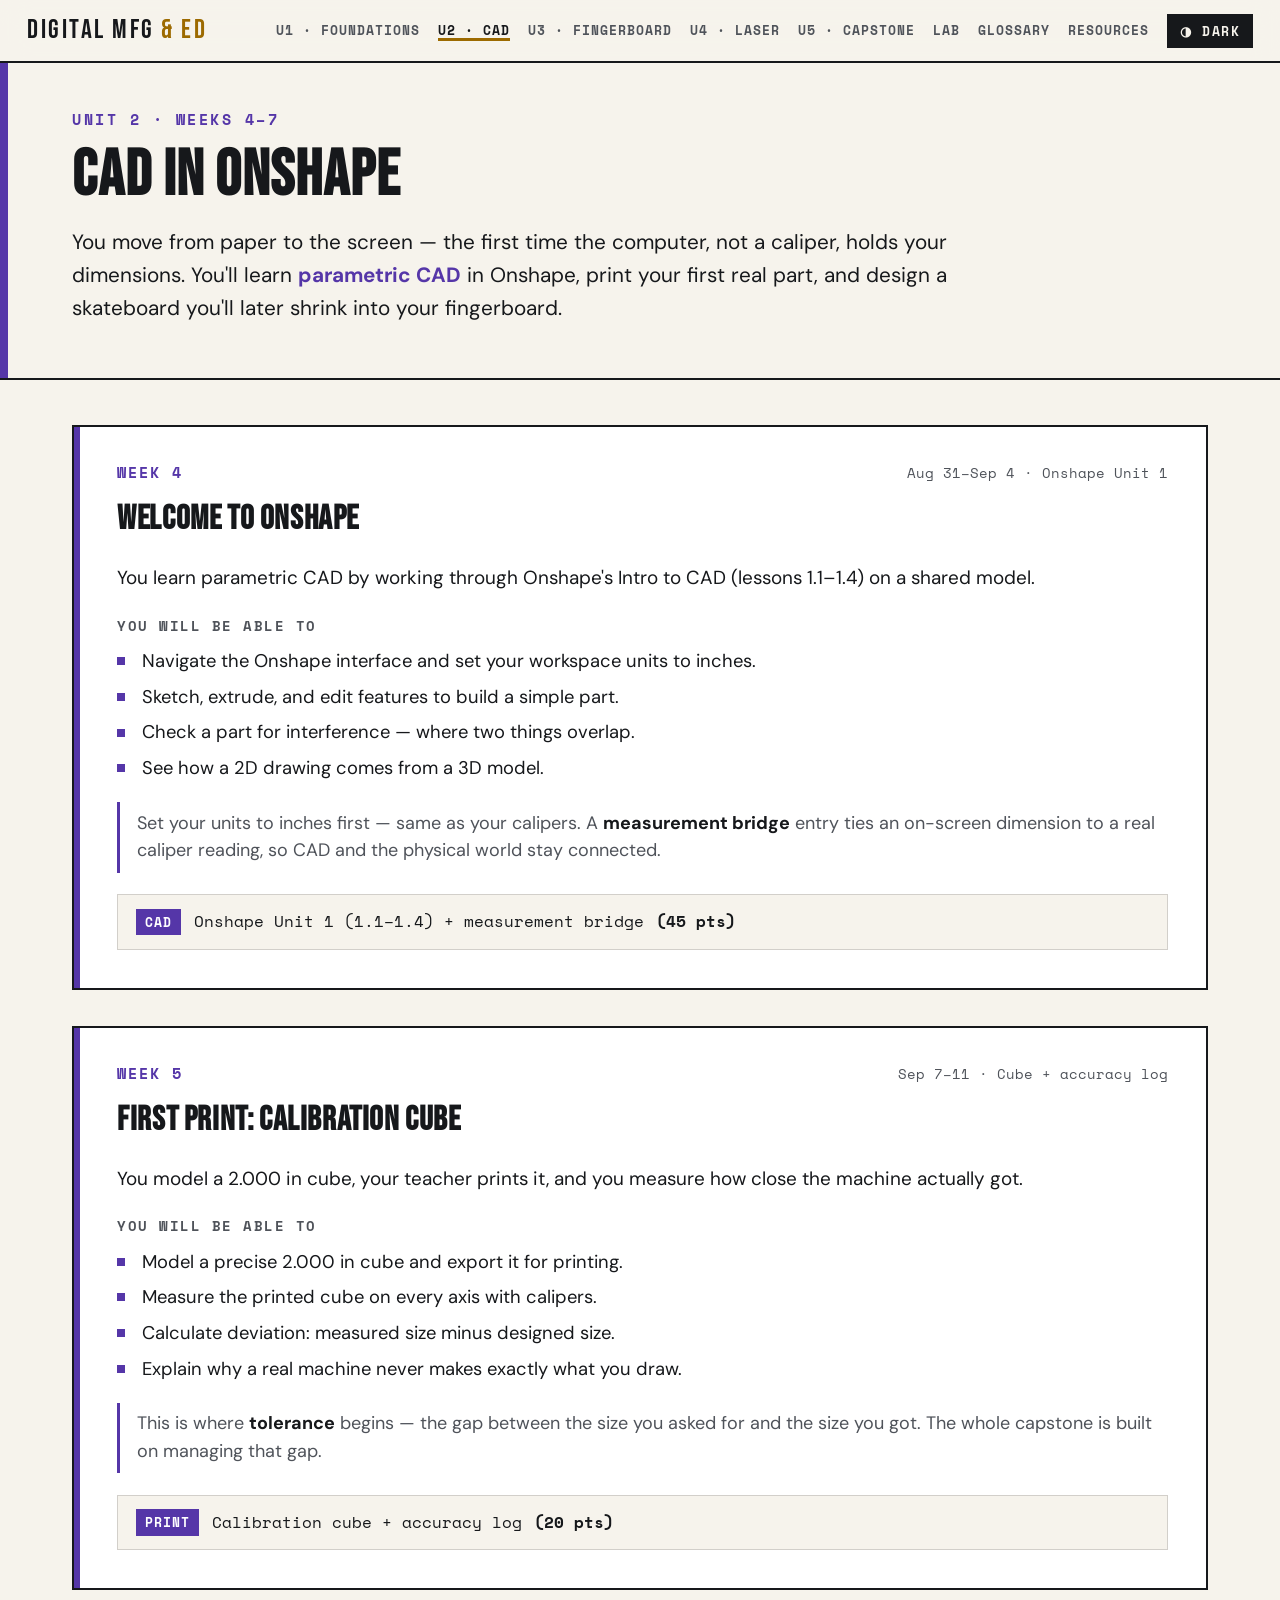
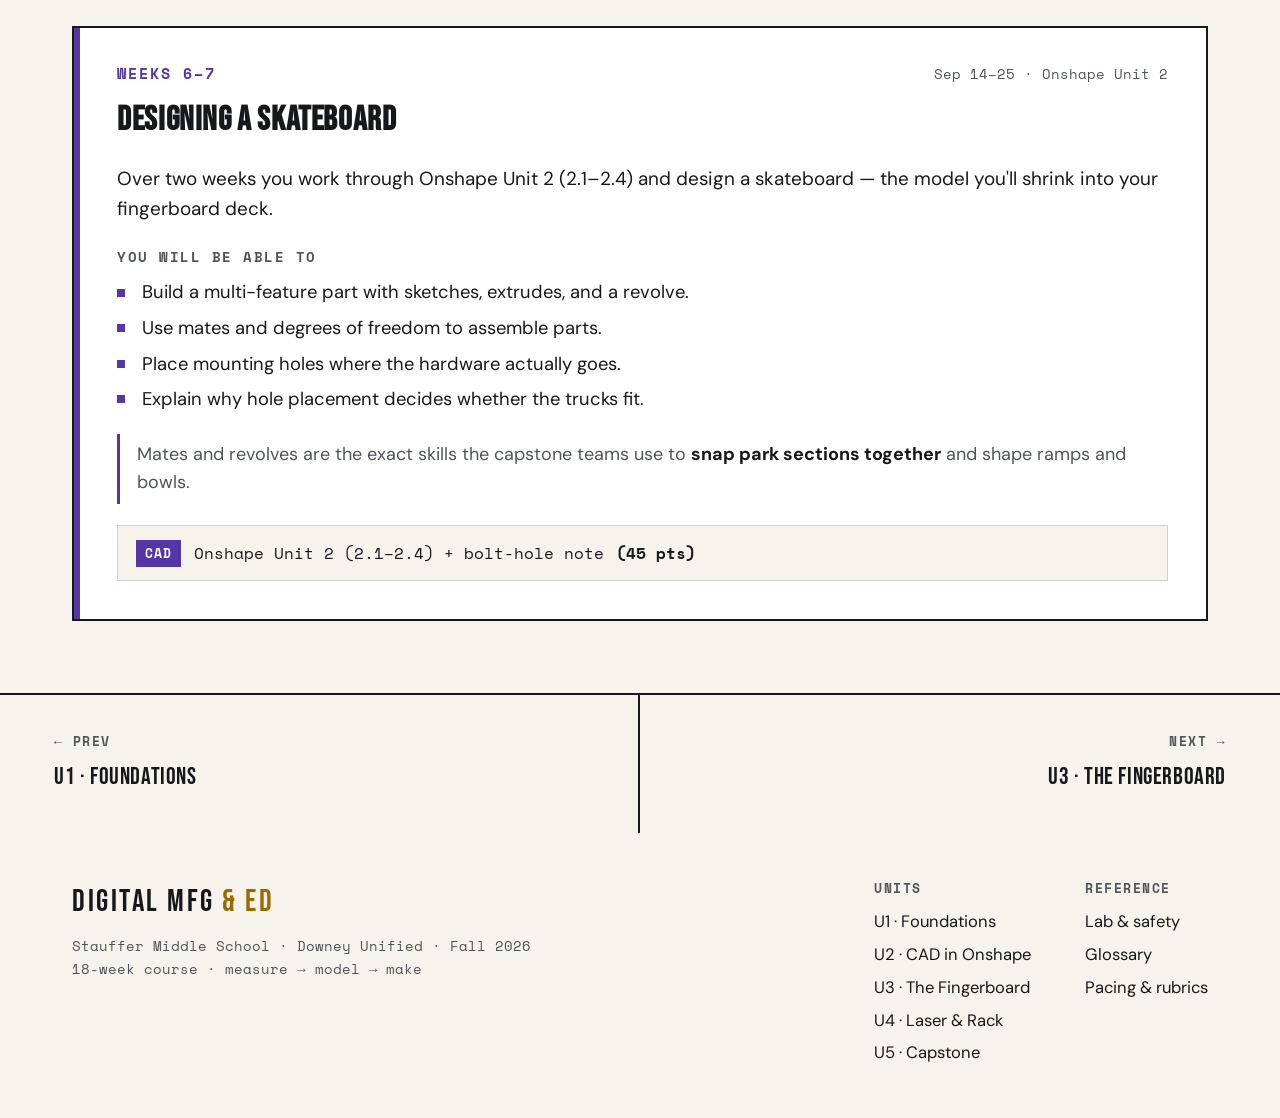
<file: unit-2.html>
<!DOCTYPE html>
<html lang="en">
<head>
<meta charset="UTF-8">
<meta name="viewport" content="width=device-width, initial-scale=1.0">
<meta name="description" content="Unit 2 of an 18-week middle school course in digital manufacturing and engineering design.">
<title>Unit 2 · CAD in Onshape — Digital Manufacturing &amp; Engineering Design</title>
<script>try{var t=localStorage.getItem('dmed-theme');if(t==='dark')document.documentElement.dataset.theme='dark';}catch(e){}</script>
<link rel="stylesheet" href="assets/style.css">
</head>
<body>
<nav class="site-nav">
  <a class="nav-logo" href="index.html">DIGITAL MFG <em>&amp; ED</em></a>
  <div class="nav-links">
    <a href="unit-1.html">U1 · Foundations</a>
    <a href="unit-2.html" aria-current="page">U2 · CAD</a>
    <a href="unit-3.html">U3 · Fingerboard</a>
    <a href="unit-4.html">U4 · Laser</a>
    <a href="unit-5.html">U5 · Capstone</a>
    <a href="lab-reference.html">Lab</a>
    <a href="glossary.html">Glossary</a>
    <a href="resources.html">Resources</a>
    <button class="theme-toggle" data-theme-toggle aria-label="Toggle light or dark theme">
      <span class="light-label">◑ Dark</span><span class="dark-label">◐ Light</span>
    </button>
  </div>
</nav>
<header class="unit-hero" style="--c:var(--cad)">
  <div class="unit-eyebrow">Unit 2 · Weeks 4–7</div>
  <h1 class="unit-title">CAD in Onshape</h1>
  <p class="unit-intro">You move from paper to the screen — the first time the computer, not a caliper, holds your dimensions. You'll learn <strong>parametric CAD</strong> in Onshape, print your first real part, and design a skateboard you'll later shrink into your fingerboard.</p>
</header>

<div class="lessons">

  <article class="lesson" style="--c:var(--cad)">
    <div class="lesson-body">
      <div class="lesson-top">
        <span class="lesson-num">Week 4</span>
        <span class="lesson-meta">Aug 31–Sep 4 · Onshape Unit 1</span>
      </div>
      <h2 class="lesson-title">Welcome to Onshape</h2>
      <p class="lesson-make">You learn parametric CAD by working through Onshape's Intro to CAD (lessons 1.1–1.4) on a shared model.</p>
      <h4>You will be able to</h4>
      <ul class="obj-list">
        <li>Navigate the Onshape interface and set your workspace units to inches.</li>
        <li>Sketch, extrude, and edit features to build a simple part.</li>
        <li>Check a part for interference — where two things overlap.</li>
        <li>See how a 2D drawing comes from a 3D model.</li>
      </ul>
      <p class="idea">Set your units to inches first — same as your calipers. A <strong>measurement bridge</strong> entry ties an on-screen dimension to a real caliper reading, so CAD and the physical world stay connected.</p>
      <div class="deliverable"><span class="tag">CAD</span> Onshape Unit 1 (1.1–1.4) + measurement bridge <strong>(45 pts)</strong></div>
    </div>
  </article>
  <article class="lesson" style="--c:var(--cad)">
    <div class="lesson-body">
      <div class="lesson-top">
        <span class="lesson-num">Week 5</span>
        <span class="lesson-meta">Sep 7–11 · Cube + accuracy log</span>
      </div>
      <h2 class="lesson-title">First Print: Calibration Cube</h2>
      <p class="lesson-make">You model a 2.000 in cube, your teacher prints it, and you measure how close the machine actually got.</p>
      <h4>You will be able to</h4>
      <ul class="obj-list">
        <li>Model a precise 2.000 in cube and export it for printing.</li>
        <li>Measure the printed cube on every axis with calipers.</li>
        <li>Calculate deviation: measured size minus designed size.</li>
        <li>Explain why a real machine never makes exactly what you draw.</li>
      </ul>
      <p class="idea">This is where <strong>tolerance</strong> begins — the gap between the size you asked for and the size you got. The whole capstone is built on managing that gap.</p>
      <div class="deliverable"><span class="tag">Print</span> Calibration cube + accuracy log <strong>(20 pts)</strong></div>
    </div>
  </article>
  <article class="lesson" style="--c:var(--cad)">
    <div class="lesson-body">
      <div class="lesson-top">
        <span class="lesson-num">Weeks 6–7</span>
        <span class="lesson-meta">Sep 14–25 · Onshape Unit 2</span>
      </div>
      <h2 class="lesson-title">Designing a Skateboard</h2>
      <p class="lesson-make">Over two weeks you work through Onshape Unit 2 (2.1–2.4) and design a skateboard — the model you'll shrink into your fingerboard deck.</p>
      <h4>You will be able to</h4>
      <ul class="obj-list">
        <li>Build a multi-feature part with sketches, extrudes, and a revolve.</li>
        <li>Use mates and degrees of freedom to assemble parts.</li>
        <li>Place mounting holes where the hardware actually goes.</li>
        <li>Explain why hole placement decides whether the trucks fit.</li>
      </ul>
      <p class="idea">Mates and revolves are the exact skills the capstone teams use to <strong>snap park sections together</strong> and shape ramps and bowls.</p>
      <div class="deliverable"><span class="tag">CAD</span> Onshape Unit 2 (2.1–2.4) + bolt-hole note <strong>(45 pts)</strong></div>
    </div>
  </article>
</div>

<nav class="unit-nav">
  <a href="unit-1.html"><span class="un-label">← Prev</span><span class="un-name">U1 · Foundations</span></a>
  <a class="next" href="unit-3.html"><span class="un-label">Next →</span><span class="un-name">U3 · The Fingerboard</span></a>
</nav>

<footer>
  <div>
    <div class="footer-logo">DIGITAL MFG <em>&amp; ED</em></div>
    <div class="footer-sub">Stauffer Middle School · Downey Unified · Fall 2026<br>18-week course · measure → model → make</div>
  </div>
  <div class="footer-cols">
    <div class="footer-col">
      <h5>Units</h5>
      <a href="unit-1.html">U1 · Foundations</a>
      <a href="unit-2.html">U2 · CAD in Onshape</a>
      <a href="unit-3.html">U3 · The Fingerboard</a>
      <a href="unit-4.html">U4 · Laser &amp; Rack</a>
      <a href="unit-5.html">U5 · Capstone</a>
    </div>
    <div class="footer-col">
      <h5>Reference</h5>
      <a href="lab-reference.html">Lab &amp; safety</a>
      <a href="glossary.html">Glossary</a>
      <a href="resources.html">Pacing &amp; rubrics</a>
    </div>
  </div>
</footer>

<script src="assets/theme.js" defer></script>
</body>
</html>
</file>
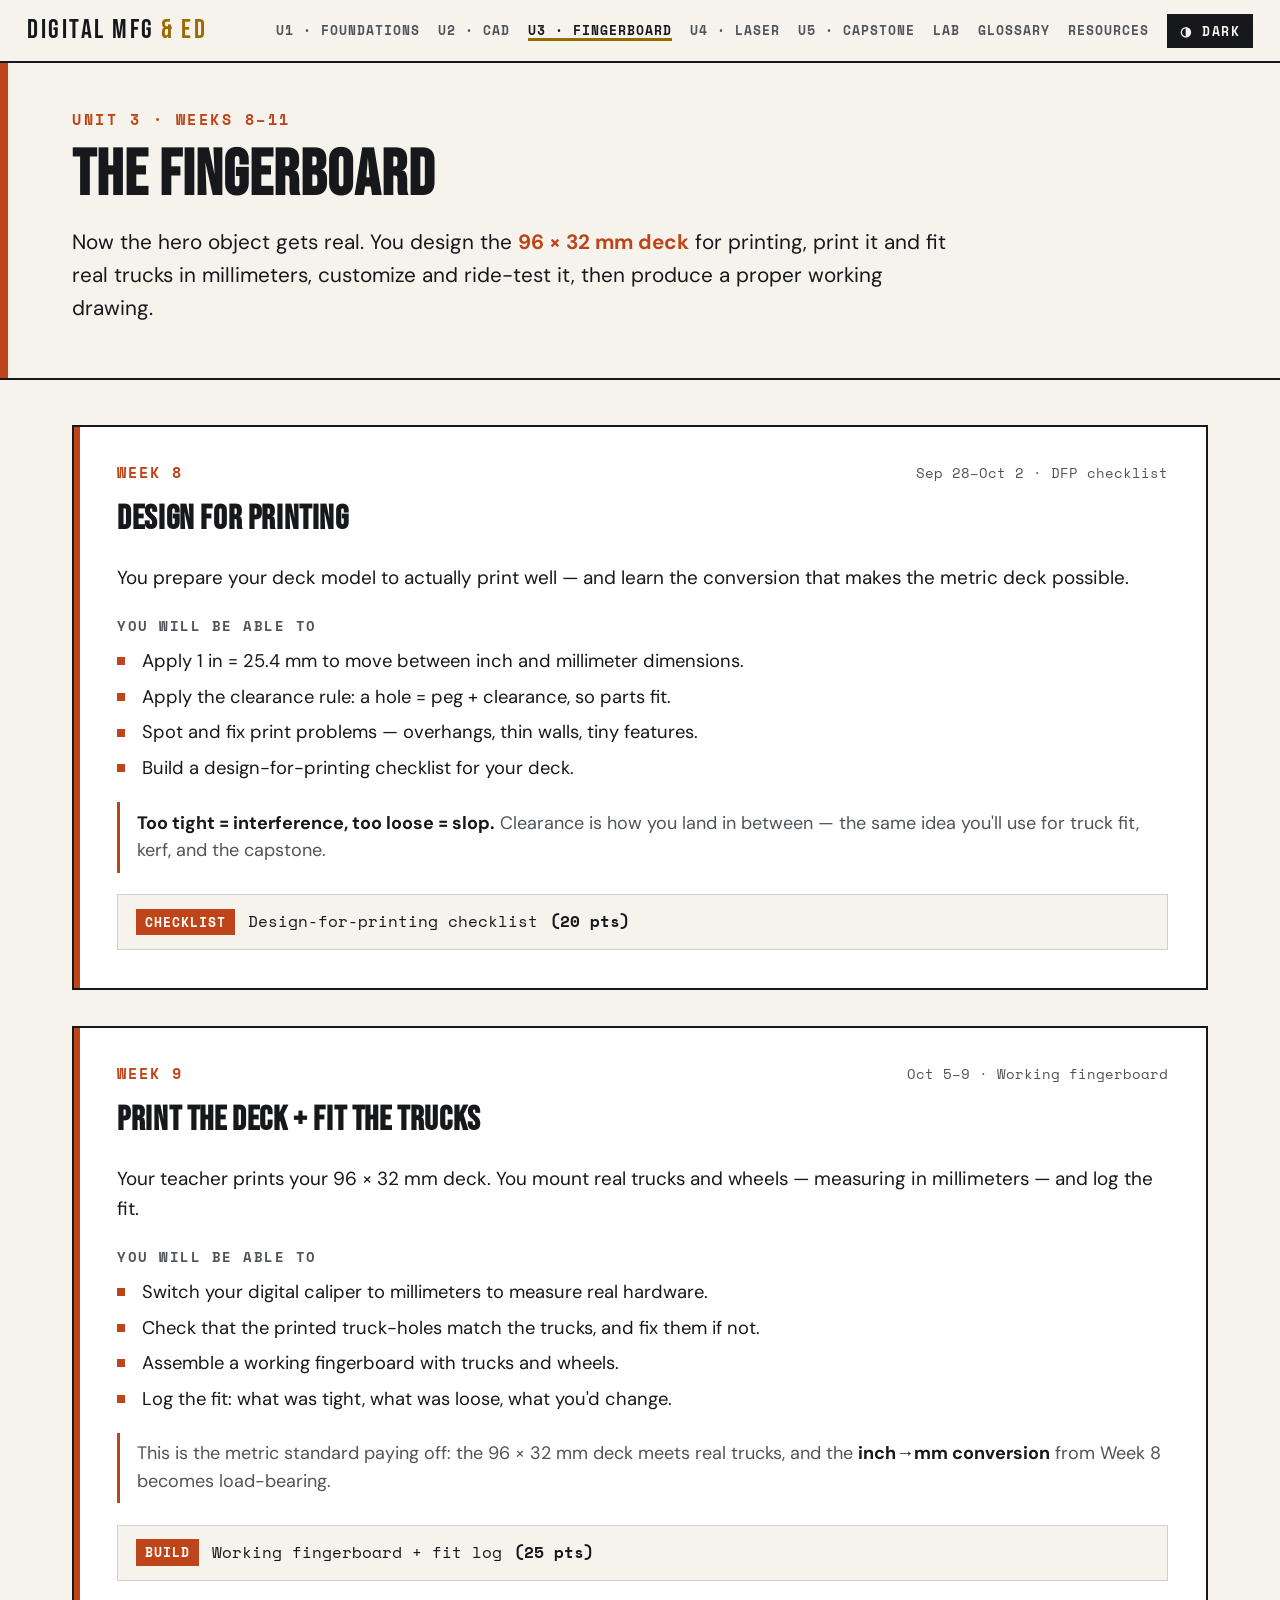
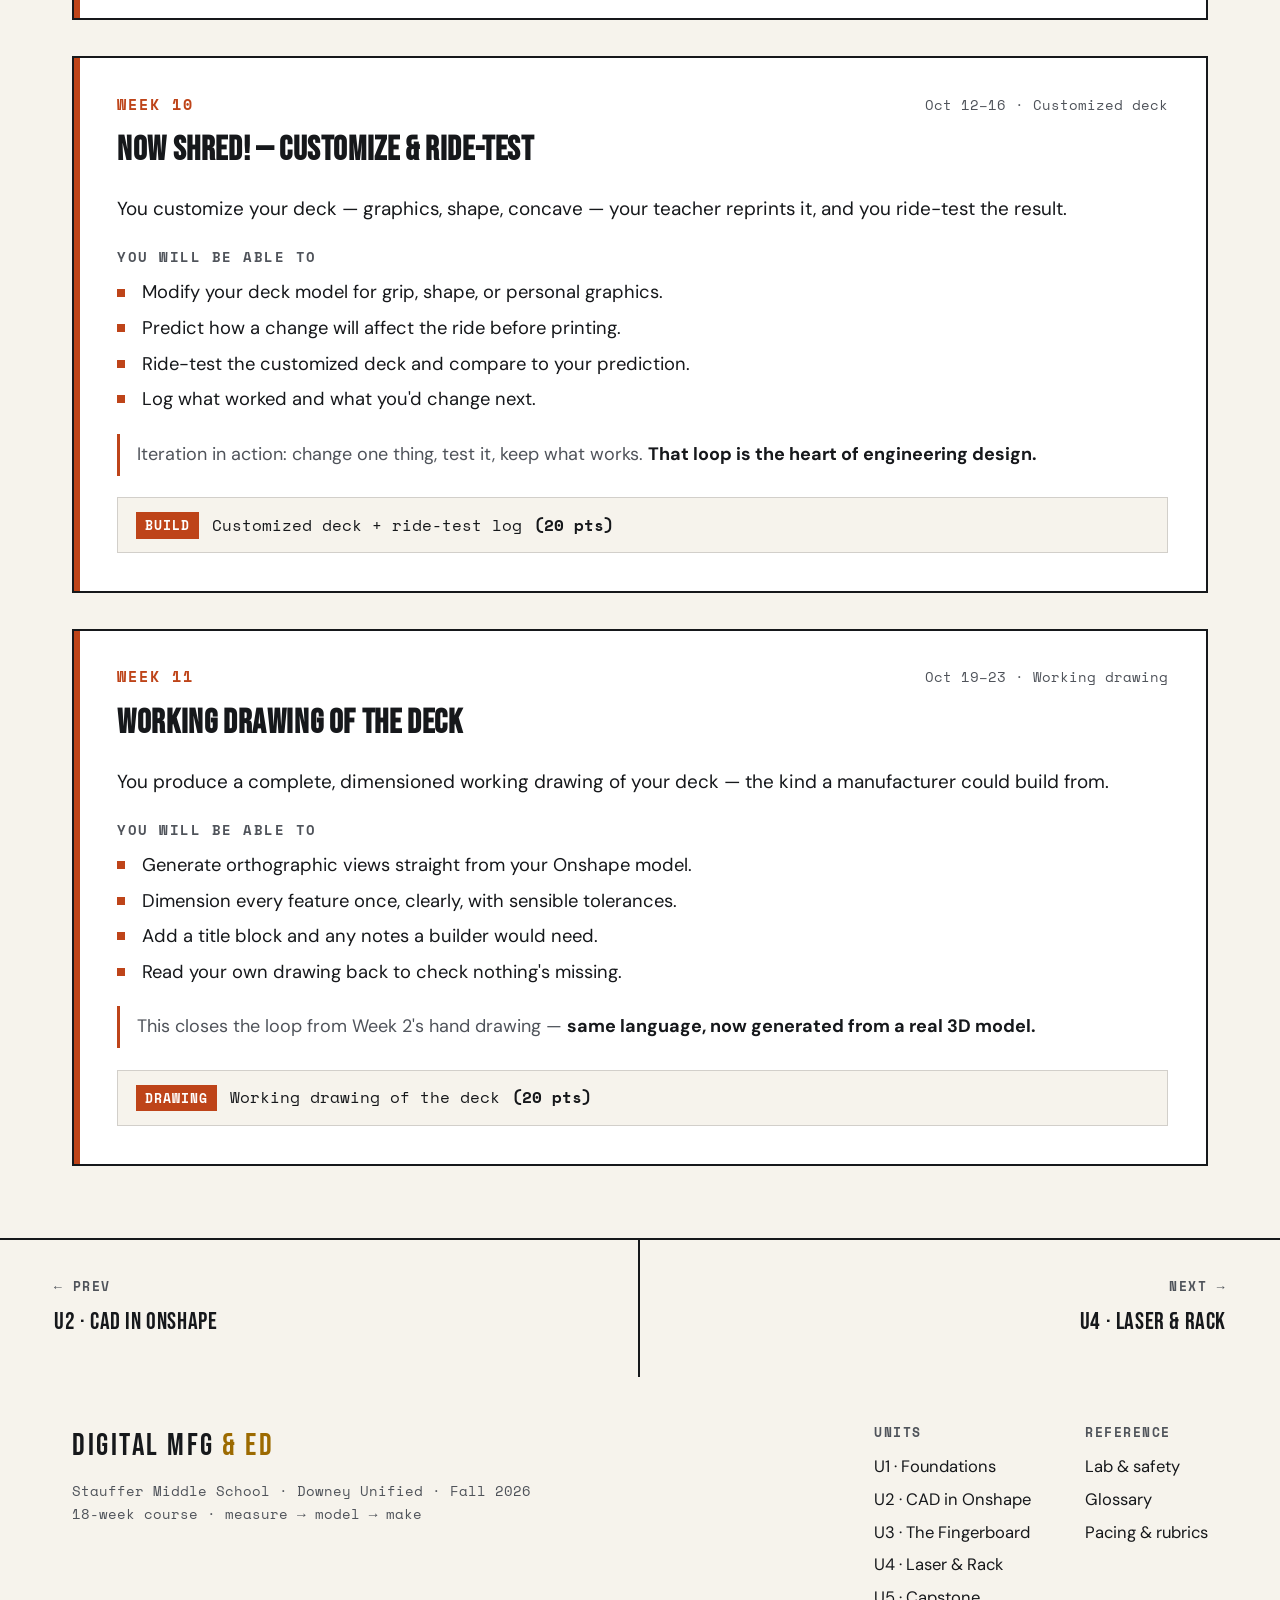
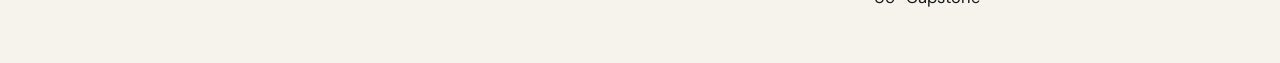
<file: unit-3.html>
<!DOCTYPE html>
<html lang="en">
<head>
<meta charset="UTF-8">
<meta name="viewport" content="width=device-width, initial-scale=1.0">
<meta name="description" content="Unit 3 of an 18-week middle school course in digital manufacturing and engineering design.">
<title>Unit 3 · The Fingerboard — Digital Manufacturing &amp; Engineering Design</title>
<script>try{var t=localStorage.getItem('dmed-theme');if(t==='dark')document.documentElement.dataset.theme='dark';}catch(e){}</script>
<link rel="stylesheet" href="assets/style.css">
</head>
<body>
<nav class="site-nav">
  <a class="nav-logo" href="index.html">DIGITAL MFG <em>&amp; ED</em></a>
  <div class="nav-links">
    <a href="unit-1.html">U1 · Foundations</a>
    <a href="unit-2.html">U2 · CAD</a>
    <a href="unit-3.html" aria-current="page">U3 · Fingerboard</a>
    <a href="unit-4.html">U4 · Laser</a>
    <a href="unit-5.html">U5 · Capstone</a>
    <a href="lab-reference.html">Lab</a>
    <a href="glossary.html">Glossary</a>
    <a href="resources.html">Resources</a>
    <button class="theme-toggle" data-theme-toggle aria-label="Toggle light or dark theme">
      <span class="light-label">◑ Dark</span><span class="dark-label">◐ Light</span>
    </button>
  </div>
</nav>
<header class="unit-hero" style="--c:var(--print)">
  <div class="unit-eyebrow">Unit 3 · Weeks 8–11</div>
  <h1 class="unit-title">The Fingerboard</h1>
  <p class="unit-intro">Now the hero object gets real. You design the <strong>96 × 32 mm deck</strong> for printing, print it and fit real trucks in millimeters, customize and ride-test it, then produce a proper working drawing.</p>
</header>

<div class="lessons">

  <article class="lesson" style="--c:var(--print)">
    <div class="lesson-body">
      <div class="lesson-top">
        <span class="lesson-num">Week 8</span>
        <span class="lesson-meta">Sep 28–Oct 2 · DFP checklist</span>
      </div>
      <h2 class="lesson-title">Design for Printing</h2>
      <p class="lesson-make">You prepare your deck model to actually print well — and learn the conversion that makes the metric deck possible.</p>
      <h4>You will be able to</h4>
      <ul class="obj-list">
        <li>Apply 1 in = 25.4 mm to move between inch and millimeter dimensions.</li>
        <li>Apply the clearance rule: a hole = peg + clearance, so parts fit.</li>
        <li>Spot and fix print problems — overhangs, thin walls, tiny features.</li>
        <li>Build a design-for-printing checklist for your deck.</li>
      </ul>
      <p class="idea"><strong>Too tight = interference, too loose = slop.</strong> Clearance is how you land in between — the same idea you'll use for truck fit, kerf, and the capstone.</p>
      <div class="deliverable"><span class="tag">Checklist</span> Design-for-printing checklist <strong>(20 pts)</strong></div>
    </div>
  </article>
  <article class="lesson" style="--c:var(--print)">
    <div class="lesson-body">
      <div class="lesson-top">
        <span class="lesson-num">Week 9</span>
        <span class="lesson-meta">Oct 5–9 · Working fingerboard</span>
      </div>
      <h2 class="lesson-title">Print the Deck + Fit the Trucks</h2>
      <p class="lesson-make">Your teacher prints your 96 × 32 mm deck. You mount real trucks and wheels — measuring in millimeters — and log the fit.</p>
      <h4>You will be able to</h4>
      <ul class="obj-list">
        <li>Switch your digital caliper to millimeters to measure real hardware.</li>
        <li>Check that the printed truck-holes match the trucks, and fix them if not.</li>
        <li>Assemble a working fingerboard with trucks and wheels.</li>
        <li>Log the fit: what was tight, what was loose, what you'd change.</li>
      </ul>
      <p class="idea">This is the metric standard paying off: the 96 × 32 mm deck meets real trucks, and the <strong>inch→mm conversion</strong> from Week 8 becomes load-bearing.</p>
      <div class="deliverable"><span class="tag">Build</span> Working fingerboard + fit log <strong>(25 pts)</strong></div>
    </div>
  </article>
  <article class="lesson" style="--c:var(--print)">
    <div class="lesson-body">
      <div class="lesson-top">
        <span class="lesson-num">Week 10</span>
        <span class="lesson-meta">Oct 12–16 · Customized deck</span>
      </div>
      <h2 class="lesson-title">Now Shred! — Customize &amp; Ride-Test</h2>
      <p class="lesson-make">You customize your deck — graphics, shape, concave — your teacher reprints it, and you ride-test the result.</p>
      <h4>You will be able to</h4>
      <ul class="obj-list">
        <li>Modify your deck model for grip, shape, or personal graphics.</li>
        <li>Predict how a change will affect the ride before printing.</li>
        <li>Ride-test the customized deck and compare to your prediction.</li>
        <li>Log what worked and what you'd change next.</li>
      </ul>
      <p class="idea">Iteration in action: change one thing, test it, keep what works. <strong>That loop is the heart of engineering design.</strong></p>
      <div class="deliverable"><span class="tag">Build</span> Customized deck + ride-test log <strong>(20 pts)</strong></div>
    </div>
  </article>
  <article class="lesson" style="--c:var(--print)">
    <div class="lesson-body">
      <div class="lesson-top">
        <span class="lesson-num">Week 11</span>
        <span class="lesson-meta">Oct 19–23 · Working drawing</span>
      </div>
      <h2 class="lesson-title">Working Drawing of the Deck</h2>
      <p class="lesson-make">You produce a complete, dimensioned working drawing of your deck — the kind a manufacturer could build from.</p>
      <h4>You will be able to</h4>
      <ul class="obj-list">
        <li>Generate orthographic views straight from your Onshape model.</li>
        <li>Dimension every feature once, clearly, with sensible tolerances.</li>
        <li>Add a title block and any notes a builder would need.</li>
        <li>Read your own drawing back to check nothing's missing.</li>
      </ul>
      <p class="idea">This closes the loop from Week 2's hand drawing — <strong>same language, now generated from a real 3D model.</strong></p>
      <div class="deliverable"><span class="tag">Drawing</span> Working drawing of the deck <strong>(20 pts)</strong></div>
    </div>
  </article>
</div>

<nav class="unit-nav">
  <a href="unit-2.html"><span class="un-label">← Prev</span><span class="un-name">U2 · CAD in Onshape</span></a>
  <a class="next" href="unit-4.html"><span class="un-label">Next →</span><span class="un-name">U4 · Laser &amp; Rack</span></a>
</nav>

<footer>
  <div>
    <div class="footer-logo">DIGITAL MFG <em>&amp; ED</em></div>
    <div class="footer-sub">Stauffer Middle School · Downey Unified · Fall 2026<br>18-week course · measure → model → make</div>
  </div>
  <div class="footer-cols">
    <div class="footer-col">
      <h5>Units</h5>
      <a href="unit-1.html">U1 · Foundations</a>
      <a href="unit-2.html">U2 · CAD in Onshape</a>
      <a href="unit-3.html">U3 · The Fingerboard</a>
      <a href="unit-4.html">U4 · Laser &amp; Rack</a>
      <a href="unit-5.html">U5 · Capstone</a>
    </div>
    <div class="footer-col">
      <h5>Reference</h5>
      <a href="lab-reference.html">Lab &amp; safety</a>
      <a href="glossary.html">Glossary</a>
      <a href="resources.html">Pacing &amp; rubrics</a>
    </div>
  </div>
</footer>

<script src="assets/theme.js" defer></script>
</body>
</html>
</file>
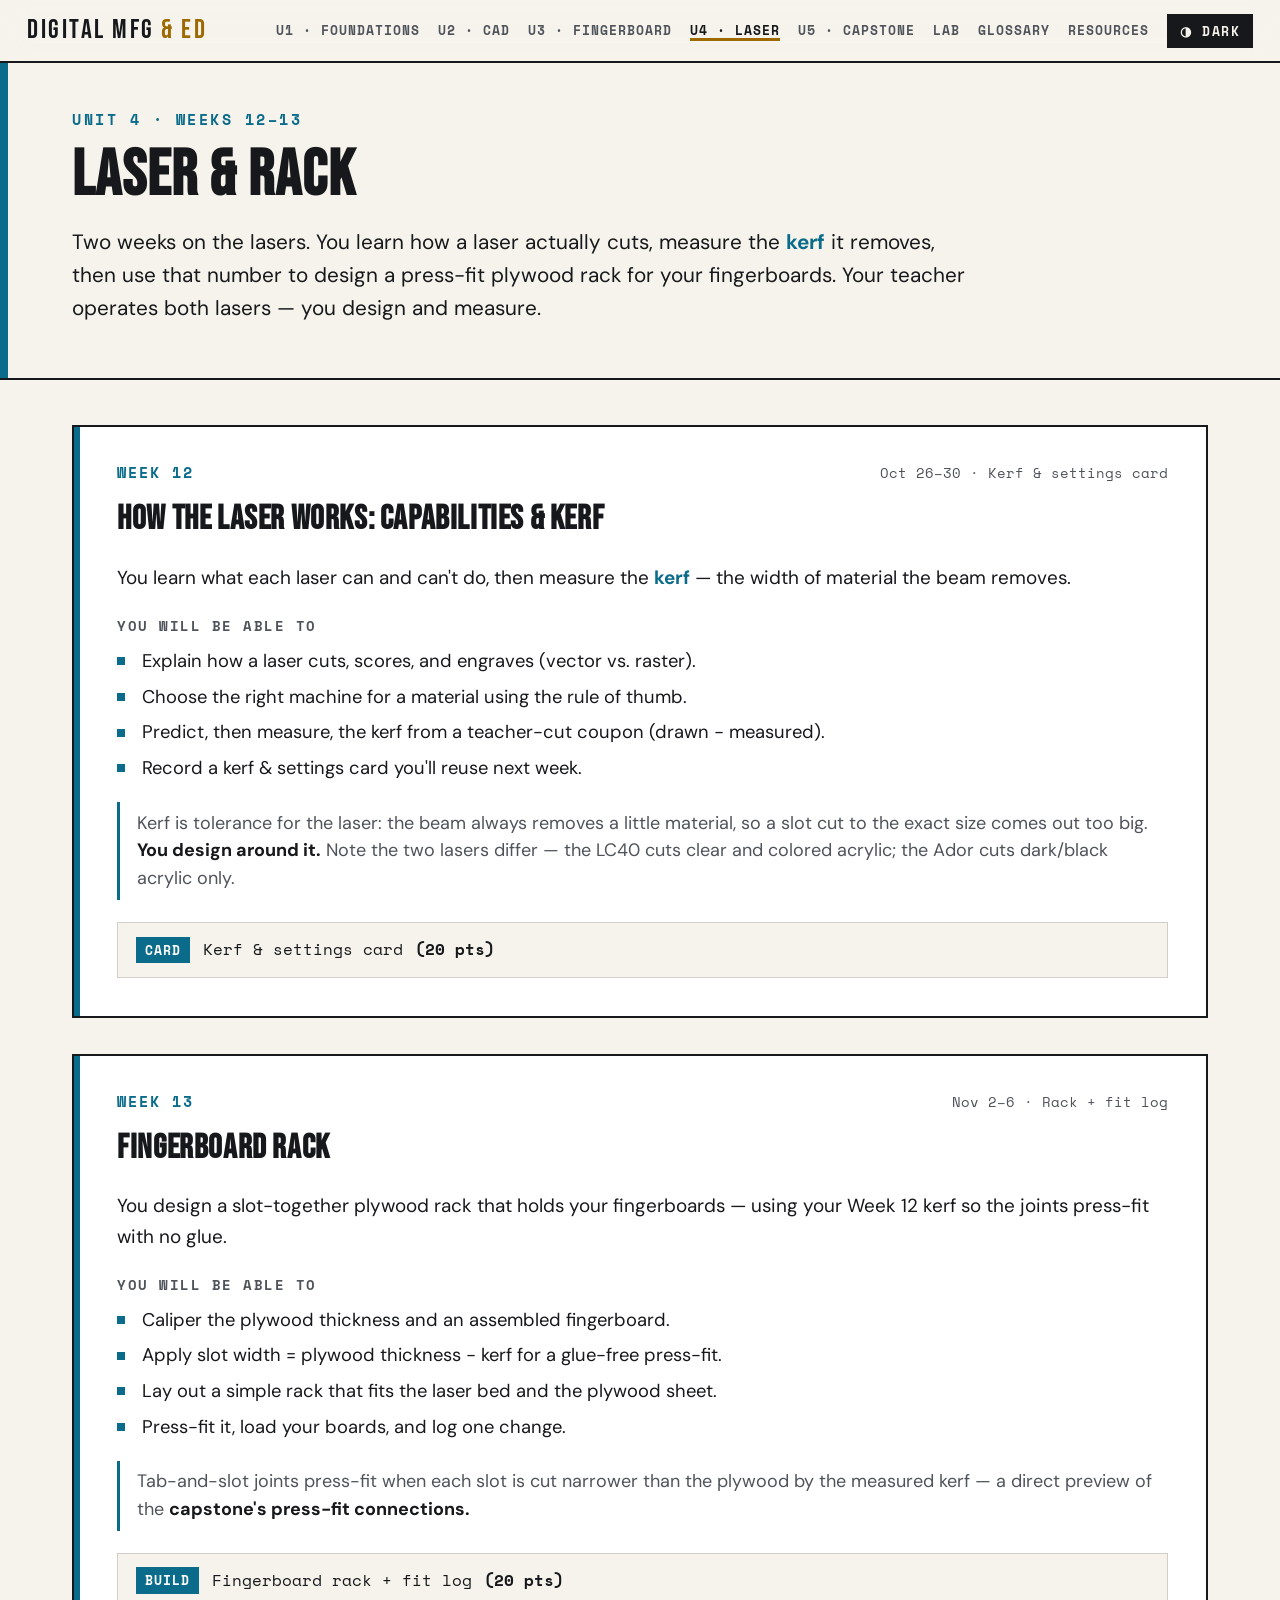
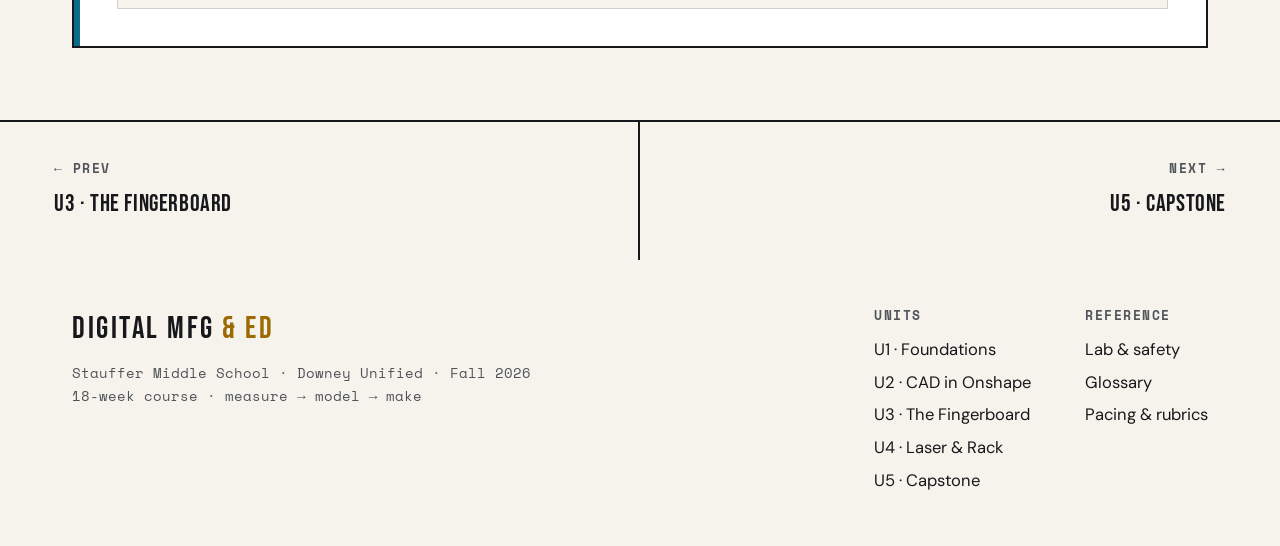
<file: unit-4.html>
<!DOCTYPE html>
<html lang="en">
<head>
<meta charset="UTF-8">
<meta name="viewport" content="width=device-width, initial-scale=1.0">
<meta name="description" content="Unit 4 of an 18-week middle school course in digital manufacturing and engineering design.">
<title>Unit 4 · Laser &amp;amp; Rack — Digital Manufacturing &amp; Engineering Design</title>
<script>try{var t=localStorage.getItem('dmed-theme');if(t==='dark')document.documentElement.dataset.theme='dark';}catch(e){}</script>
<link rel="stylesheet" href="assets/style.css">
</head>
<body>
<nav class="site-nav">
  <a class="nav-logo" href="index.html">DIGITAL MFG <em>&amp; ED</em></a>
  <div class="nav-links">
    <a href="unit-1.html">U1 · Foundations</a>
    <a href="unit-2.html">U2 · CAD</a>
    <a href="unit-3.html">U3 · Fingerboard</a>
    <a href="unit-4.html" aria-current="page">U4 · Laser</a>
    <a href="unit-5.html">U5 · Capstone</a>
    <a href="lab-reference.html">Lab</a>
    <a href="glossary.html">Glossary</a>
    <a href="resources.html">Resources</a>
    <button class="theme-toggle" data-theme-toggle aria-label="Toggle light or dark theme">
      <span class="light-label">◑ Dark</span><span class="dark-label">◐ Light</span>
    </button>
  </div>
</nav>
<header class="unit-hero" style="--c:var(--laser)">
  <div class="unit-eyebrow">Unit 4 · Weeks 12–13</div>
  <h1 class="unit-title">Laser &amp; Rack</h1>
  <p class="unit-intro">Two weeks on the lasers. You learn how a laser actually cuts, measure the <strong>kerf</strong> it removes, then use that number to design a press-fit plywood rack for your fingerboards. Your teacher operates both lasers — you design and measure.</p>
</header>

<div class="lessons">

  <article class="lesson" style="--c:var(--laser)">
    <div class="lesson-body">
      <div class="lesson-top">
        <span class="lesson-num">Week 12</span>
        <span class="lesson-meta">Oct 26–30 · Kerf &amp; settings card</span>
      </div>
      <h2 class="lesson-title">How the Laser Works: Capabilities &amp; Kerf</h2>
      <p class="lesson-make">You learn what each laser can and can't do, then measure the <b>kerf</b> — the width of material the beam removes.</p>
      <h4>You will be able to</h4>
      <ul class="obj-list">
        <li>Explain how a laser cuts, scores, and engraves (vector vs. raster).</li>
        <li>Choose the right machine for a material using the rule of thumb.</li>
        <li>Predict, then measure, the kerf from a teacher-cut coupon (drawn − measured).</li>
        <li>Record a kerf &amp; settings card you'll reuse next week.</li>
      </ul>
      <p class="idea">Kerf is tolerance for the laser: the beam always removes a little material, so a slot cut to the exact size comes out too big. <strong>You design around it.</strong> Note the two lasers differ — the LC40 cuts clear and colored acrylic; the Ador cuts dark/black acrylic only.</p>
      <div class="deliverable"><span class="tag">Card</span> Kerf &amp; settings card <strong>(20 pts)</strong></div>
    </div>
  </article>
  <article class="lesson" style="--c:var(--laser)">
    <div class="lesson-body">
      <div class="lesson-top">
        <span class="lesson-num">Week 13</span>
        <span class="lesson-meta">Nov 2–6 · Rack + fit log</span>
      </div>
      <h2 class="lesson-title">Fingerboard Rack</h2>
      <p class="lesson-make">You design a slot-together plywood rack that holds your fingerboards — using your Week 12 kerf so the joints press-fit with no glue.</p>
      <h4>You will be able to</h4>
      <ul class="obj-list">
        <li>Caliper the plywood thickness and an assembled fingerboard.</li>
        <li>Apply slot width = plywood thickness − kerf for a glue-free press-fit.</li>
        <li>Lay out a simple rack that fits the laser bed and the plywood sheet.</li>
        <li>Press-fit it, load your boards, and log one change.</li>
      </ul>
      <p class="idea">Tab-and-slot joints press-fit when each slot is cut narrower than the plywood by the measured kerf — a direct preview of the <strong>capstone's press-fit connections.</strong></p>
      <div class="deliverable"><span class="tag">Build</span> Fingerboard rack + fit log <strong>(20 pts)</strong></div>
    </div>
  </article>
</div>

<nav class="unit-nav">
  <a href="unit-3.html"><span class="un-label">← Prev</span><span class="un-name">U3 · The Fingerboard</span></a>
  <a class="next" href="unit-5.html"><span class="un-label">Next →</span><span class="un-name">U5 · Capstone</span></a>
</nav>

<footer>
  <div>
    <div class="footer-logo">DIGITAL MFG <em>&amp; ED</em></div>
    <div class="footer-sub">Stauffer Middle School · Downey Unified · Fall 2026<br>18-week course · measure → model → make</div>
  </div>
  <div class="footer-cols">
    <div class="footer-col">
      <h5>Units</h5>
      <a href="unit-1.html">U1 · Foundations</a>
      <a href="unit-2.html">U2 · CAD in Onshape</a>
      <a href="unit-3.html">U3 · The Fingerboard</a>
      <a href="unit-4.html">U4 · Laser &amp; Rack</a>
      <a href="unit-5.html">U5 · Capstone</a>
    </div>
    <div class="footer-col">
      <h5>Reference</h5>
      <a href="lab-reference.html">Lab &amp; safety</a>
      <a href="glossary.html">Glossary</a>
      <a href="resources.html">Pacing &amp; rubrics</a>
    </div>
  </div>
</footer>

<script src="assets/theme.js" defer></script>
</body>
</html>
</file>
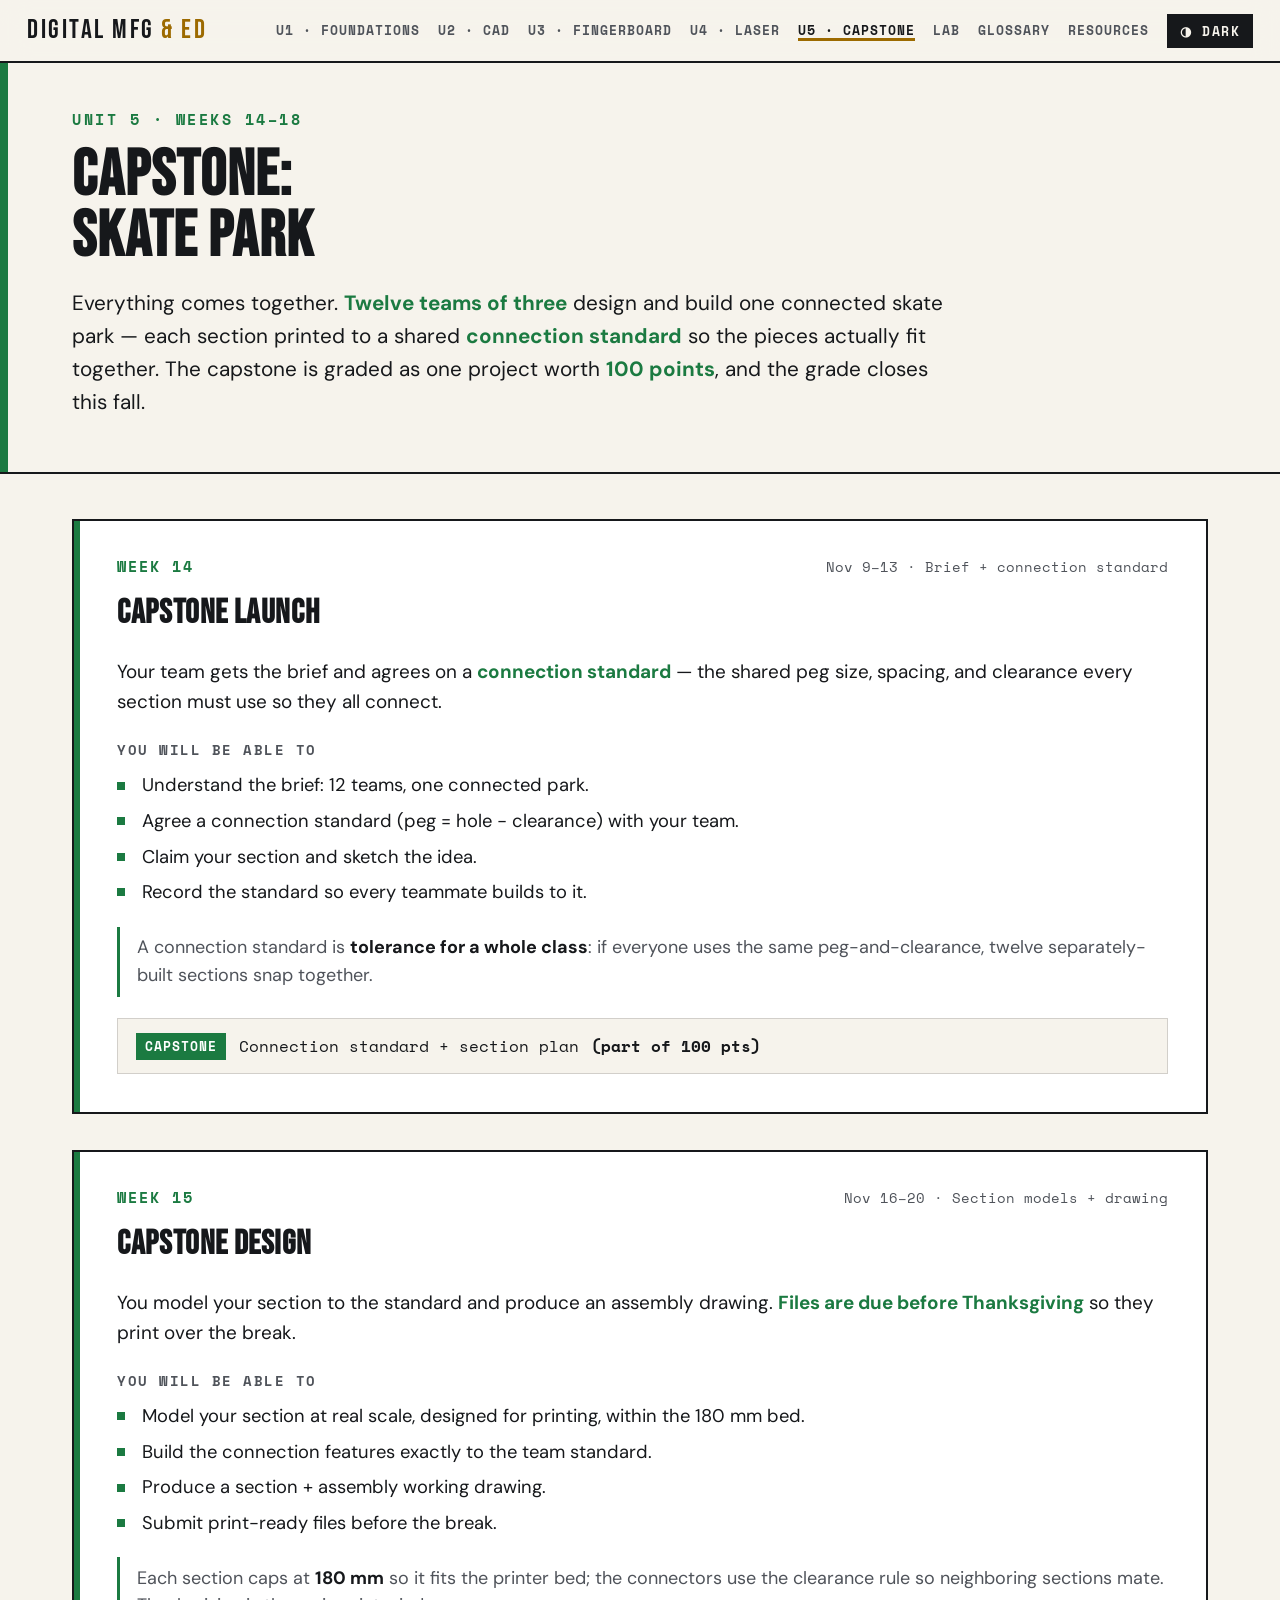
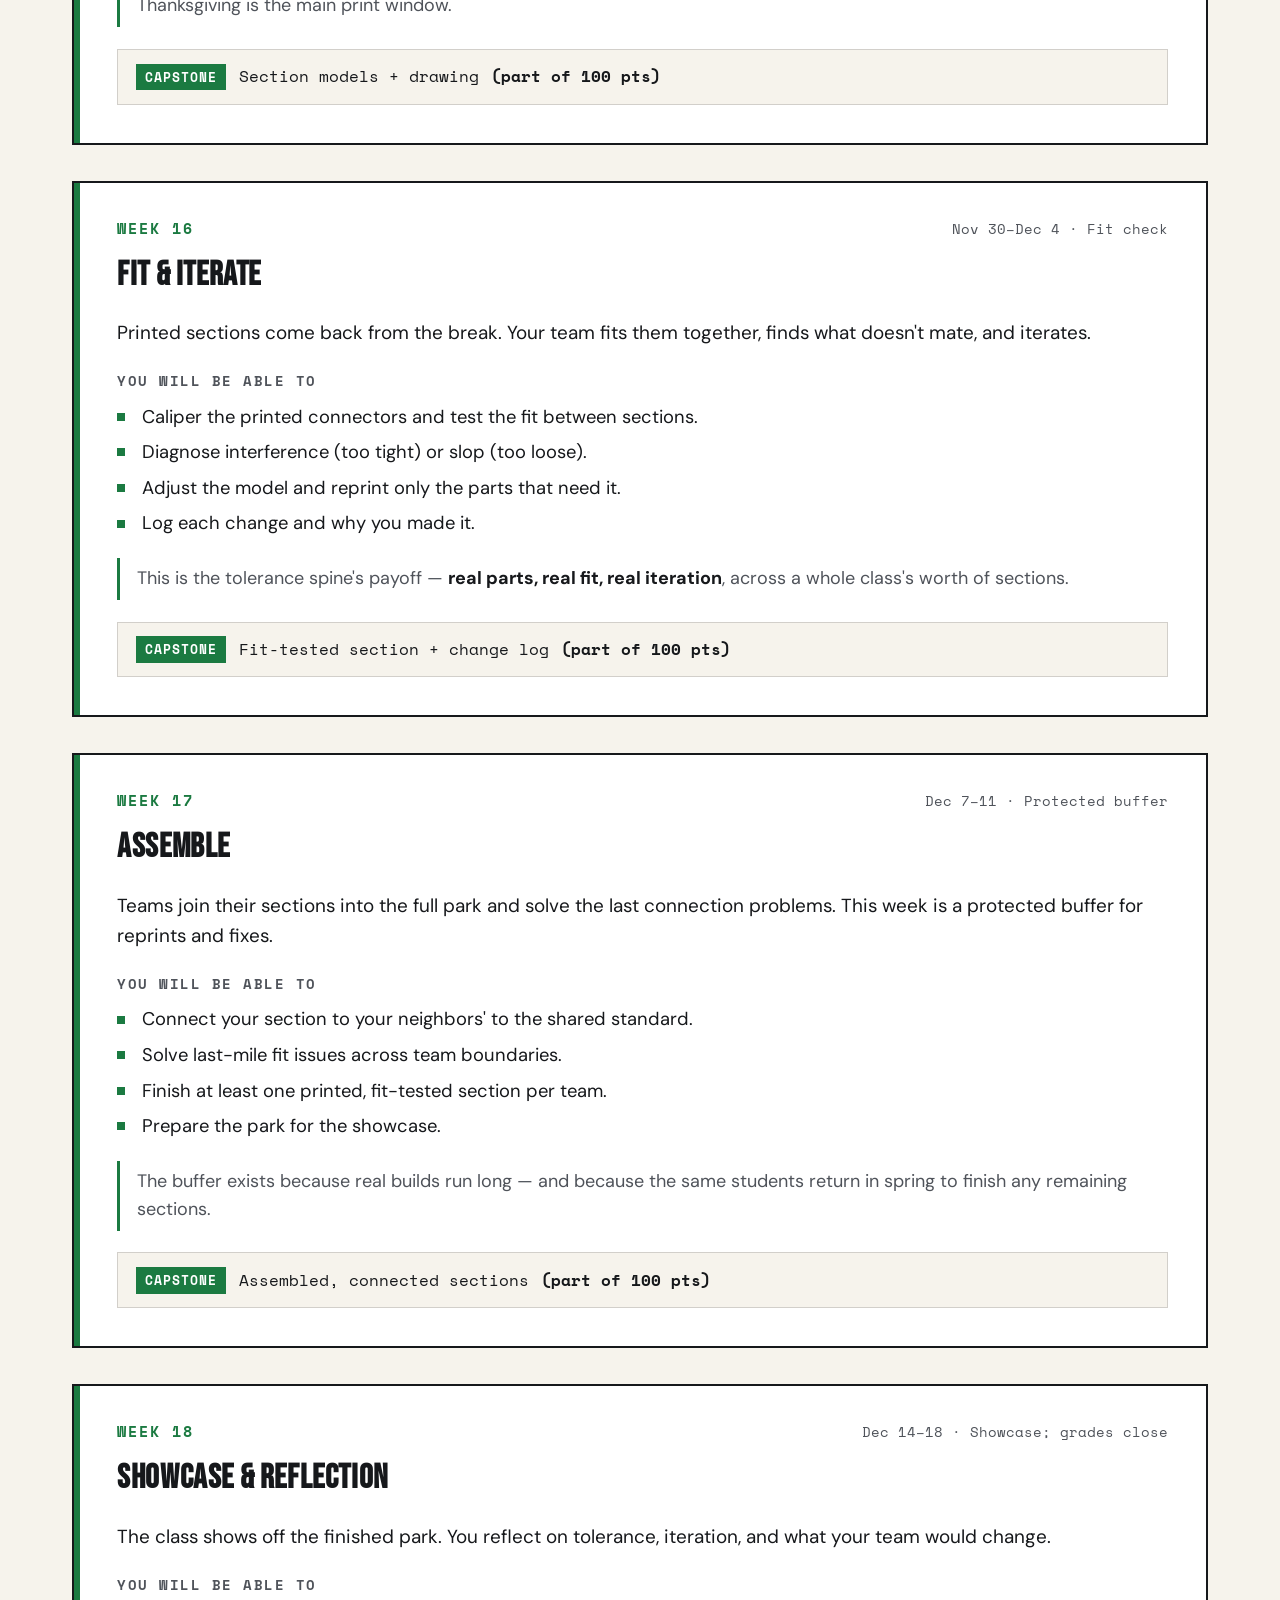
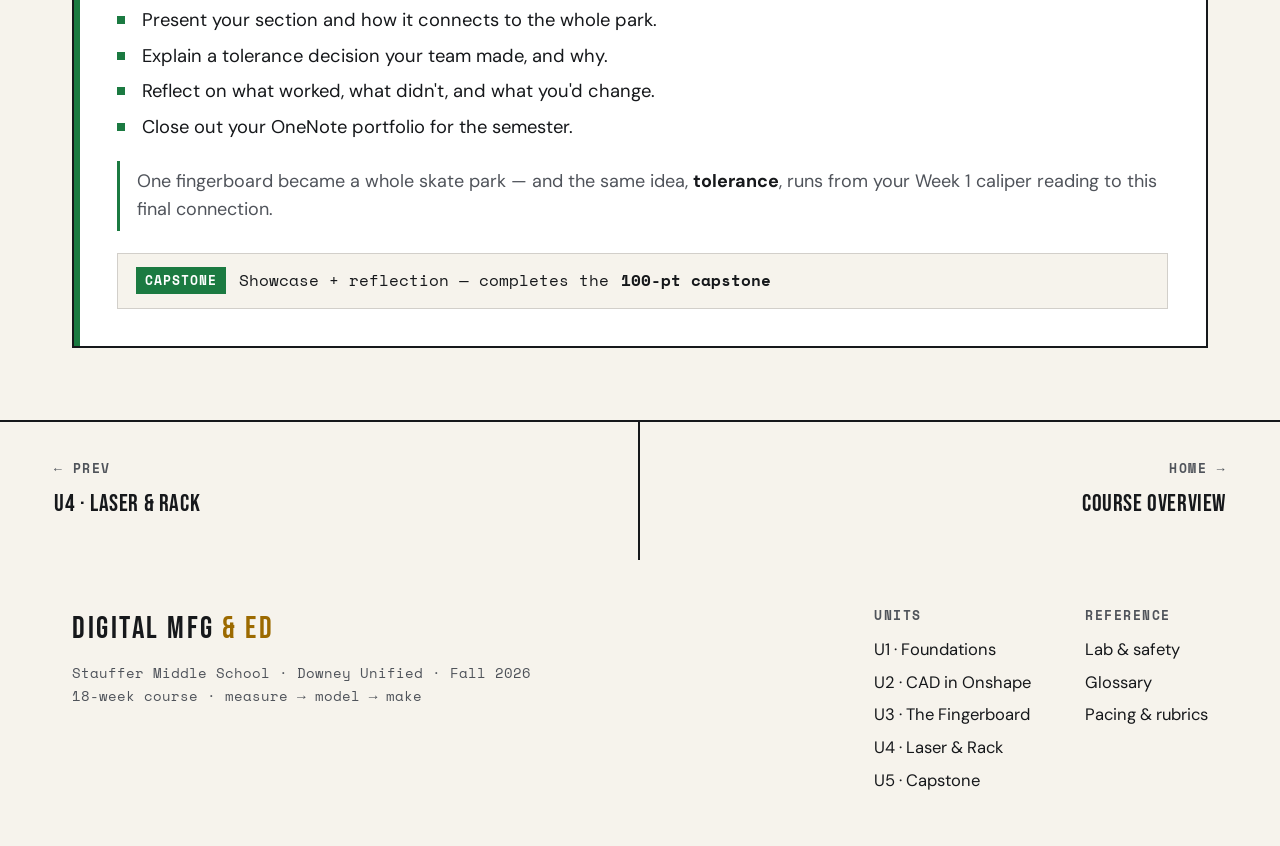
<file: unit-5.html>
<!DOCTYPE html>
<html lang="en">
<head>
<meta charset="UTF-8">
<meta name="viewport" content="width=device-width, initial-scale=1.0">
<meta name="description" content="Unit 5 of an 18-week middle school course in digital manufacturing and engineering design.">
<title>Unit 5 · Capstone: Skate Park — Digital Manufacturing &amp; Engineering Design</title>
<script>try{var t=localStorage.getItem('dmed-theme');if(t==='dark')document.documentElement.dataset.theme='dark';}catch(e){}</script>
<link rel="stylesheet" href="assets/style.css">
</head>
<body>
<nav class="site-nav">
  <a class="nav-logo" href="index.html">DIGITAL MFG <em>&amp; ED</em></a>
  <div class="nav-links">
    <a href="unit-1.html">U1 · Foundations</a>
    <a href="unit-2.html">U2 · CAD</a>
    <a href="unit-3.html">U3 · Fingerboard</a>
    <a href="unit-4.html">U4 · Laser</a>
    <a href="unit-5.html" aria-current="page">U5 · Capstone</a>
    <a href="lab-reference.html">Lab</a>
    <a href="glossary.html">Glossary</a>
    <a href="resources.html">Resources</a>
    <button class="theme-toggle" data-theme-toggle aria-label="Toggle light or dark theme">
      <span class="light-label">◑ Dark</span><span class="dark-label">◐ Light</span>
    </button>
  </div>
</nav>
<header class="unit-hero" style="--c:var(--cap)">
  <div class="unit-eyebrow">Unit 5 · Weeks 14–18</div>
  <h1 class="unit-title">Capstone:<br>Skate Park</h1>
  <p class="unit-intro">Everything comes together. <strong>Twelve teams of three</strong> design and build one connected skate park — each section printed to a shared <strong>connection standard</strong> so the pieces actually fit together. The capstone is graded as one project worth <strong>100 points</strong>, and the grade closes this fall.</p>
</header>

<div class="lessons">

  <article class="lesson" style="--c:var(--cap)">
    <div class="lesson-body">
      <div class="lesson-top">
        <span class="lesson-num">Week 14</span>
        <span class="lesson-meta">Nov 9–13 · Brief + connection standard</span>
      </div>
      <h2 class="lesson-title">Capstone Launch</h2>
      <p class="lesson-make">Your team gets the brief and agrees on a <b>connection standard</b> — the shared peg size, spacing, and clearance every section must use so they all connect.</p>
      <h4>You will be able to</h4>
      <ul class="obj-list">
        <li>Understand the brief: 12 teams, one connected park.</li>
        <li>Agree a connection standard (peg = hole − clearance) with your team.</li>
        <li>Claim your section and sketch the idea.</li>
        <li>Record the standard so every teammate builds to it.</li>
      </ul>
      <p class="idea">A connection standard is <strong>tolerance for a whole class</strong>: if everyone uses the same peg-and-clearance, twelve separately-built sections snap together.</p>
      <div class="deliverable"><span class="tag">Capstone</span> Connection standard + section plan <strong>(part of 100 pts)</strong></div>
    </div>
  </article>
  <article class="lesson" style="--c:var(--cap)">
    <div class="lesson-body">
      <div class="lesson-top">
        <span class="lesson-num">Week 15</span>
        <span class="lesson-meta">Nov 16–20 · Section models + drawing</span>
      </div>
      <h2 class="lesson-title">Capstone Design</h2>
      <p class="lesson-make">You model your section to the standard and produce an assembly drawing. <b>Files are due before Thanksgiving</b> so they print over the break.</p>
      <h4>You will be able to</h4>
      <ul class="obj-list">
        <li>Model your section at real scale, designed for printing, within the 180 mm bed.</li>
        <li>Build the connection features exactly to the team standard.</li>
        <li>Produce a section + assembly working drawing.</li>
        <li>Submit print-ready files before the break.</li>
      </ul>
      <p class="idea">Each section caps at <strong>180 mm</strong> so it fits the printer bed; the connectors use the clearance rule so neighboring sections mate. Thanksgiving is the main print window.</p>
      <div class="deliverable"><span class="tag">Capstone</span> Section models + drawing <strong>(part of 100 pts)</strong></div>
    </div>
  </article>
  <article class="lesson" style="--c:var(--cap)">
    <div class="lesson-body">
      <div class="lesson-top">
        <span class="lesson-num">Week 16</span>
        <span class="lesson-meta">Nov 30–Dec 4 · Fit check</span>
      </div>
      <h2 class="lesson-title">Fit &amp; Iterate</h2>
      <p class="lesson-make">Printed sections come back from the break. Your team fits them together, finds what doesn't mate, and iterates.</p>
      <h4>You will be able to</h4>
      <ul class="obj-list">
        <li>Caliper the printed connectors and test the fit between sections.</li>
        <li>Diagnose interference (too tight) or slop (too loose).</li>
        <li>Adjust the model and reprint only the parts that need it.</li>
        <li>Log each change and why you made it.</li>
      </ul>
      <p class="idea">This is the tolerance spine's payoff — <strong>real parts, real fit, real iteration</strong>, across a whole class's worth of sections.</p>
      <div class="deliverable"><span class="tag">Capstone</span> Fit-tested section + change log <strong>(part of 100 pts)</strong></div>
    </div>
  </article>
  <article class="lesson" style="--c:var(--cap)">
    <div class="lesson-body">
      <div class="lesson-top">
        <span class="lesson-num">Week 17</span>
        <span class="lesson-meta">Dec 7–11 · Protected buffer</span>
      </div>
      <h2 class="lesson-title">Assemble</h2>
      <p class="lesson-make">Teams join their sections into the full park and solve the last connection problems. This week is a protected buffer for reprints and fixes.</p>
      <h4>You will be able to</h4>
      <ul class="obj-list">
        <li>Connect your section to your neighbors' to the shared standard.</li>
        <li>Solve last-mile fit issues across team boundaries.</li>
        <li>Finish at least one printed, fit-tested section per team.</li>
        <li>Prepare the park for the showcase.</li>
      </ul>
      <p class="idea">The buffer exists because real builds run long — and because the same students return in spring to finish any remaining sections.</p>
      <div class="deliverable"><span class="tag">Capstone</span> Assembled, connected sections <strong>(part of 100 pts)</strong></div>
    </div>
  </article>
  <article class="lesson" style="--c:var(--cap)">
    <div class="lesson-body">
      <div class="lesson-top">
        <span class="lesson-num">Week 18</span>
        <span class="lesson-meta">Dec 14–18 · Showcase; grades close</span>
      </div>
      <h2 class="lesson-title">Showcase &amp; Reflection</h2>
      <p class="lesson-make">The class shows off the finished park. You reflect on tolerance, iteration, and what your team would change.</p>
      <h4>You will be able to</h4>
      <ul class="obj-list">
        <li>Present your section and how it connects to the whole park.</li>
        <li>Explain a tolerance decision your team made, and why.</li>
        <li>Reflect on what worked, what didn't, and what you'd change.</li>
        <li>Close out your OneNote portfolio for the semester.</li>
      </ul>
      <p class="idea">One fingerboard became a whole skate park — and the same idea, <strong>tolerance</strong>, runs from your Week 1 caliper reading to this final connection.</p>
      <div class="deliverable"><span class="tag">Capstone</span> Showcase + reflection — completes the <strong>100-pt capstone</strong></div>
    </div>
  </article>
</div>

<nav class="unit-nav">
  <a href="unit-4.html"><span class="un-label">← Prev</span><span class="un-name">U4 · Laser &amp; Rack</span></a>
  <a class="next" href="index.html"><span class="un-label">Home →</span><span class="un-name">Course overview</span></a>
</nav>

<footer>
  <div>
    <div class="footer-logo">DIGITAL MFG <em>&amp; ED</em></div>
    <div class="footer-sub">Stauffer Middle School · Downey Unified · Fall 2026<br>18-week course · measure → model → make</div>
  </div>
  <div class="footer-cols">
    <div class="footer-col">
      <h5>Units</h5>
      <a href="unit-1.html">U1 · Foundations</a>
      <a href="unit-2.html">U2 · CAD in Onshape</a>
      <a href="unit-3.html">U3 · The Fingerboard</a>
      <a href="unit-4.html">U4 · Laser &amp; Rack</a>
      <a href="unit-5.html">U5 · Capstone</a>
    </div>
    <div class="footer-col">
      <h5>Reference</h5>
      <a href="lab-reference.html">Lab &amp; safety</a>
      <a href="glossary.html">Glossary</a>
      <a href="resources.html">Pacing &amp; rubrics</a>
    </div>
  </div>
</footer>

<script src="assets/theme.js" defer></script>
</body>
</html>
</file>
<file: assets/style.css>
/* ── BUNDLED FONTS — self-hosted, SIL Open Font License (see assets/fonts/) ── */
@font-face{font-family:'Bebas Neue';font-style:normal;font-weight:400;font-display:swap;src:url('fonts/bebas-neue-400.woff2') format('woff2');}
@font-face{font-family:'Space Mono';font-style:normal;font-weight:400;font-display:swap;src:url('fonts/space-mono-400.woff2') format('woff2');}
@font-face{font-family:'Space Mono';font-style:normal;font-weight:700;font-display:swap;src:url('fonts/space-mono-700.woff2') format('woff2');}
@font-face{font-family:'Space Mono';font-style:italic;font-weight:400;font-display:swap;src:url('fonts/space-mono-400-italic.woff2') format('woff2');}
@font-face{font-family:'DM Sans';font-style:normal;font-weight:400;font-display:swap;src:url('fonts/dm-sans-400.woff2') format('woff2');}
@font-face{font-family:'DM Sans';font-style:normal;font-weight:500;font-display:swap;src:url('fonts/dm-sans-500.woff2') format('woff2');}
@font-face{font-family:'DM Sans';font-style:normal;font-weight:600;font-display:swap;src:url('fonts/dm-sans-600.woff2') format('woff2');}
@font-face{font-family:'DM Sans';font-style:normal;font-weight:700;font-display:swap;src:url('fonts/dm-sans-700.woff2') format('woff2');}

/* ============================================================
   Digital Manufacturing & Engineering Design — shared styles
   Projector-first LIGHT theme (default) + DARK theme (toggle).
   Identity preserved from the original: Bebas Neue / Space Mono /
   DM Sans, strand-accent colors, colored top-bars, grid hero.
   ============================================================ */

/* ---- LIGHT (default, projector-legible) ---- */
:root{
  --bg:#F6F3EC;          /* warm paper */
  --bg-mid:#FFFFFF;      /* cards */
  --bg-lt:#ECE6D9;       /* hover / inset */
  --ink:#16181B;         /* near-black body text */
  --muted:#4F535A;       /* readable secondary (~8:1 on paper) */
  --border:rgba(20,23,26,.16);
  --line-strong:rgba(20,23,26,.34);
  --grid:rgba(20,23,26,.05);

  /* strand accents — darkened so they hold up on a lit projector */
  --draw:#9C6A00;        /* measure / draw  (amber) */
  --print:#BE4419;       /* 3D print (burnt orange) */
  --cad:#5536A8;         /* CAD (violet) */
  --laser:#0A6C8A;       /* laser (deep teal-blue) */
  --cnc:#7A5C00;         /* cnc (olive gold) */
  --cap:#1B7A41;         /* capstone (forest green) */
  --red:#B4271C;
  --on-accent:#FFFFFF;   /* text on a filled accent */
}

/* ---- DARK (toggle) — the original night palette ---- */
:root[data-theme="dark"]{
  --bg:#141618; --bg-mid:#1c1f24; --bg-lt:#252930;
  --ink:#EEEAE0; --muted:rgba(238,234,224,.64);
  --border:rgba(255,255,255,.10); --line-strong:rgba(255,255,255,.22);
  --grid:rgba(255,255,255,.028);
  --draw:#F5C400; --print:#FF6B35; --cad:#A78BFA;
  --laser:#19D2FF; --cnc:#F5C400; --cap:#2ED573; --red:#FF5A4D;
  --on-accent:#141618;
}

*,*::before,*::after{box-sizing:border-box;margin:0;padding:0;}
html{scroll-behavior:smooth;font-size:18px;}      /* larger base for projector */
body{
  background:var(--bg);color:var(--ink);
  font-family:'DM Sans',sans-serif;font-weight:400;
  line-height:1.6;overflow-x:hidden;
  -webkit-font-smoothing:antialiased;
  transition:background .25s,color .25s;
}
a{color:inherit;}
img,svg{max-width:100%;display:block;}

/* shared type helpers */
.mono{font-family:'Space Mono',monospace;}
.display{font-family:'Bebas Neue',sans-serif;letter-spacing:1px;}

/* ── NAV ─────────────────────────────── */
.site-nav{
  position:fixed;top:0;left:0;right:0;z-index:200;min-height:62px;
  background:var(--bg);
  background:color-mix(in srgb,var(--bg) 92%,transparent);
  backdrop-filter:blur(14px);
  border-bottom:2px solid var(--ink);
  display:flex;align-items:center;justify-content:space-between;
  padding:.5rem 1.5rem;gap:1rem;flex-wrap:wrap;
}
.nav-logo{font-family:'Bebas Neue',sans-serif;font-size:1.5rem;letter-spacing:2.5px;color:var(--ink);text-decoration:none;}
.nav-logo em{color:var(--draw);font-style:normal;}
.nav-links{display:flex;gap:1rem;align-items:center;flex-wrap:wrap;}
.nav-links a{
  font-family:'Space Mono',monospace;font-size:.74rem;letter-spacing:1px;font-weight:700;
  text-transform:uppercase;color:var(--muted);text-decoration:none;transition:color .2s;
}
.nav-links a:hover,.nav-links a[aria-current="page"]{color:var(--ink);}
.nav-links a[aria-current="page"]{box-shadow:inset 0 -3px 0 var(--draw);}
.theme-toggle{
  font-family:'Space Mono',monospace;font-size:.72rem;letter-spacing:1.5px;font-weight:700;
  text-transform:uppercase;cursor:pointer;
  background:var(--ink);color:var(--bg);border:none;padding:7px 13px;
}
.theme-toggle:hover{opacity:.85;}
.theme-toggle .dark-label{display:none;}
:root[data-theme="dark"] .theme-toggle .light-label{display:none;}
:root[data-theme="dark"] .theme-toggle .dark-label{display:inline;}

/* ── HERO ─────────────────────────────── */
.hero{
  min-height:100vh;padding-top:62px;
  display:grid;grid-template-columns:56% 44%;position:relative;overflow:hidden;
}
.hero-grid{
  position:absolute;inset:0;pointer-events:none;
  background-image:
    linear-gradient(var(--grid) 1px,transparent 1px),
    linear-gradient(90deg,var(--grid) 1px,transparent 1px);
  background-size:54px 54px;
}
.hero-left{display:flex;flex-direction:column;justify-content:center;padding:4rem 3rem 4rem 4rem;position:relative;z-index:2;}
.hero-eyebrow{
  font-family:'Space Mono',monospace;font-size:.8rem;letter-spacing:3px;font-weight:700;
  text-transform:uppercase;color:var(--draw);
  border:2px solid var(--draw);display:inline-block;padding:5px 13px;margin-bottom:1.5rem;width:fit-content;
}
.hero-h1{font-family:'Bebas Neue',sans-serif;font-size:clamp(3.4rem,7vw,6.4rem);line-height:.9;letter-spacing:1.5px;margin-bottom:1.4rem;}
.hero-h1 .acc{color:var(--draw);}
.hero-outcomes{display:flex;flex-direction:column;gap:.6rem;margin-bottom:2rem;}
.hero-outcome{display:flex;align-items:center;gap:.85rem;font-size:1.05rem;color:var(--ink);line-height:1.45;}
.ho-num{font-family:'Space Mono',monospace;font-size:.72rem;font-weight:700;letter-spacing:1px;color:var(--draw);flex-shrink:0;padding:3px 8px;border:1.5px solid var(--draw);}
.hero-promise{
  font-size:.95rem;font-family:'Space Mono',monospace;letter-spacing:.3px;line-height:1.6;
  color:var(--muted);margin-bottom:2rem;border-left:3px solid var(--draw);padding-left:.9rem;max-width:46ch;
}
.hero-promise strong{color:var(--ink);}
.hero-ctas{display:flex;gap:.75rem;flex-wrap:wrap;}
.cta-primary,.cta-secondary{
  font-family:'Space Mono',monospace;font-size:.8rem;letter-spacing:1.5px;font-weight:700;text-transform:uppercase;
  padding:13px 22px;text-decoration:none;transition:all .2s;display:inline-block;
}
.cta-primary{background:var(--draw);color:var(--on-accent);}
.cta-primary:hover{filter:brightness(1.08);}
.cta-secondary{background:transparent;color:var(--ink);border:2px solid var(--ink);}
.cta-secondary:hover{background:var(--ink);color:var(--bg);}

/* hero right — semester map */
.hero-right{
  display:flex;flex-direction:column;justify-content:center;padding:3rem 2.75rem;position:relative;z-index:2;
  border-left:2px solid var(--ink);background:var(--bg-mid);
}
.sem-title{font-family:'Space Mono',monospace;font-size:.78rem;letter-spacing:2px;font-weight:700;text-transform:uppercase;color:var(--muted);margin-bottom:1.25rem;}
.sem-row{margin-bottom:1rem;}
.sem-row-head{display:flex;align-items:center;gap:.6rem;margin-bottom:.4rem;}
.sem-dot{width:11px;height:11px;border-radius:50%;flex-shrink:0;}
.sem-name{font-family:'Bebas Neue',sans-serif;font-size:1.1rem;letter-spacing:.6px;}
.sem-wk{font-family:'Space Mono',monospace;font-size:.72rem;color:var(--muted);margin-left:auto;}
.sem-weeks{display:flex;gap:4px;}
.sw{
  height:30px;flex:1;display:flex;align-items:center;justify-content:center;
  font-family:'Space Mono',monospace;font-size:.66rem;font-weight:700;
  border:1.5px solid var(--border);color:var(--ink);background:var(--bg);
}
.sw.u1{border-color:var(--draw);color:var(--draw);}
.sw.u2{border-color:var(--cad);color:var(--cad);}
.sw.u3{border-color:var(--print);color:var(--print);}
.sw.u4{border-color:var(--laser);color:var(--laser);}
.sw.u5{border-color:var(--cap);color:var(--cap);}
.sem-note{margin-top:1.25rem;padding:1rem;background:var(--bg);border:1.5px solid var(--border);font-size:.92rem;color:var(--muted);line-height:1.6;}
.sem-note strong{color:var(--ink);}

/* ── LOOP STRIP (the single-operator rhythm) ── */
.loop-strip{background:var(--bg-mid);border-top:2px solid var(--ink);border-bottom:2px solid var(--ink);display:flex;flex-wrap:wrap;}
.loop-panel{flex:1 1 220px;padding:1.6rem 1.75rem;position:relative;border-right:1.5px solid var(--border);}
.loop-panel:last-child{border-right:none;}
.loop-panel::before{content:'';position:absolute;top:0;left:0;right:0;height:4px;background:var(--c,var(--draw));}
.loop-step{font-family:'Space Mono',monospace;font-size:.74rem;letter-spacing:2px;font-weight:700;text-transform:uppercase;margin-bottom:.5rem;color:var(--c,var(--draw));}
.loop-head{font-family:'Bebas Neue',sans-serif;font-size:1.45rem;letter-spacing:.6px;margin-bottom:.4rem;}
.loop-one{font-size:.98rem;line-height:1.55;color:var(--muted);}

/* ── GENERIC SECTION ─────────────────── */
.section{padding:4rem;border-bottom:2px solid var(--ink);}
.section-label{font-family:'Space Mono',monospace;font-size:.8rem;letter-spacing:2.5px;font-weight:700;text-transform:uppercase;color:var(--muted);margin-bottom:.6rem;}
.section-headline{font-family:'Bebas Neue',sans-serif;font-size:clamp(2rem,3.5vw,3rem);letter-spacing:1px;margin-bottom:.7rem;}
.section-sub{font-size:1.05rem;color:var(--muted);max-width:62ch;line-height:1.65;margin-bottom:2.5rem;}
.section-sub strong{color:var(--ink);}

/* hero-object callout */
.heroobj{display:grid;grid-template-columns:auto 1fr;gap:1.5rem;align-items:center;background:var(--bg-mid);border:2px solid var(--ink);padding:1.75rem 2rem;}
.heroobj-badge{font-family:'Bebas Neue',sans-serif;font-size:2.4rem;letter-spacing:1px;color:var(--draw);line-height:1;border-right:2px solid var(--border);padding-right:1.5rem;white-space:nowrap;}
.heroobj-badge small{display:block;font-family:'Space Mono',monospace;font-size:.7rem;letter-spacing:1.5px;color:var(--muted);margin-top:.4rem;font-weight:700;}
.heroobj p{font-size:1.02rem;line-height:1.6;}
.heroobj strong{color:var(--draw);}

/* ── MACHINES ────────────────────────── */
.machines-grid{display:grid;grid-template-columns:repeat(auto-fit,minmax(250px,1fr));gap:2px;background:var(--ink);border:2px solid var(--ink);}
.machine-card{background:var(--bg-mid);padding:1.75rem 1.6rem;position:relative;display:block;}
.machine-card::before{content:'';position:absolute;top:0;left:0;right:0;height:4px;background:var(--c,var(--draw));}
.machine-card.muted{opacity:.62;}
.mc-type{font-family:'Space Mono',monospace;font-size:.72rem;letter-spacing:1.5px;font-weight:700;text-transform:uppercase;color:var(--c,var(--muted));margin-bottom:.5rem;}
.mc-name{font-family:'Bebas Neue',sans-serif;font-size:1.6rem;letter-spacing:.6px;margin-bottom:.5rem;}
.mc-spec{font-family:'Space Mono',monospace;font-size:.78rem;color:var(--muted);margin-bottom:.7rem;line-height:1.5;}
.mc-desc{font-size:.98rem;color:var(--ink);line-height:1.55;}
.mc-desc b{color:var(--c,var(--ink));}
.rule-box{margin-top:2rem;background:var(--bg-mid);border:2px solid var(--ink);padding:1.5rem 1.75rem;}
.rule-box h4{font-family:'Bebas Neue',sans-serif;font-size:1.3rem;letter-spacing:.6px;margin-bottom:.75rem;}
.rule-box ul{list-style:none;display:flex;flex-direction:column;gap:.5rem;}
.rule-box li{font-size:1rem;line-height:1.5;padding-left:1.1rem;position:relative;}
.rule-box li::before{content:'';position:absolute;left:0;top:.55em;width:7px;height:7px;background:var(--draw);}
.rule-box li b{color:var(--ink);}

/* ── SECTION (UNIT) PAGE ─────────────── */
.unit-hero{padding:6rem 4rem 3rem;border-bottom:2px solid var(--ink);position:relative;}
.unit-hero::before{content:'';position:absolute;left:0;top:62px;bottom:0;width:8px;background:var(--c,var(--draw));}
.unit-eyebrow{font-family:'Space Mono',monospace;font-size:.82rem;letter-spacing:2.5px;font-weight:700;text-transform:uppercase;color:var(--c,var(--draw));margin-bottom:.8rem;}
.unit-title{font-family:'Bebas Neue',sans-serif;font-size:clamp(2.6rem,5vw,4.4rem);letter-spacing:1px;line-height:.95;margin-bottom:1rem;}
.unit-intro{font-size:1.15rem;line-height:1.6;color:var(--ink);max-width:64ch;}
.unit-intro strong{color:var(--c,var(--draw));}

.lessons{padding:2.5rem 4rem 4rem;display:flex;flex-direction:column;gap:2rem;}
.lesson{background:var(--bg-mid);border:2px solid var(--ink);position:relative;}
.lesson::before{content:'';position:absolute;top:0;left:0;width:6px;height:100%;background:var(--c,var(--draw));}
.lesson-body{padding:1.9rem 2.1rem 2.1rem 2.4rem;}
.lesson-top{display:flex;align-items:baseline;gap:1rem;flex-wrap:wrap;margin-bottom:.4rem;}
.lesson-num{font-family:'Space Mono',monospace;font-size:.82rem;letter-spacing:2px;font-weight:700;text-transform:uppercase;color:var(--c,var(--draw));}
.lesson-meta{font-family:'Space Mono',monospace;font-size:.78rem;color:var(--muted);margin-left:auto;}
.lesson-title{font-family:'Bebas Neue',sans-serif;font-size:1.9rem;letter-spacing:.6px;margin-bottom:.9rem;}
.lesson-make{font-size:1.05rem;line-height:1.6;margin-bottom:1.2rem;}
.lesson-make b{color:var(--c,var(--draw));}
.lesson h4{font-family:'Space Mono',monospace;font-size:.78rem;letter-spacing:1.5px;font-weight:700;text-transform:uppercase;color:var(--muted);margin:1.1rem 0 .6rem;}
.obj-list{list-style:none;display:flex;flex-direction:column;gap:.45rem;}
.obj-list li{font-size:1.02rem;line-height:1.5;padding-left:1.4rem;position:relative;}
.obj-list li::before{content:'';position:absolute;left:0;top:.5em;width:8px;height:8px;background:var(--c,var(--draw));}
.deliverable{margin-top:1.2rem;display:flex;align-items:center;gap:.7rem;flex-wrap:wrap;font-family:'Space Mono',monospace;font-size:.88rem;background:var(--bg);border:1.5px solid var(--border);padding:.75rem 1rem;}
.deliverable .tag{background:var(--c,var(--draw));color:var(--on-accent);padding:3px 9px;font-weight:700;letter-spacing:1px;text-transform:uppercase;font-size:.72rem;}
.idea{margin-top:1.1rem;border-left:3px solid var(--c,var(--draw));padding:.4rem 0 .4rem .95rem;font-size:1rem;line-height:1.55;color:var(--muted);}
.idea strong{color:var(--ink);}

/* unit footer nav (prev / next) */
.unit-nav{display:grid;grid-template-columns:1fr 1fr;border-top:2px solid var(--ink);}
.unit-nav a{padding:2rem 3rem;text-decoration:none;font-family:'Space Mono',monospace;text-transform:uppercase;letter-spacing:1.5px;color:var(--muted);transition:background .2s,color .2s;}
.unit-nav a:hover{background:var(--bg-mid);color:var(--ink);}
.unit-nav a:first-child{border-right:2px solid var(--ink);}
.unit-nav a.next{text-align:right;}
.unit-nav .un-label{display:block;font-size:.72rem;font-weight:700;margin-bottom:.35rem;}
.unit-nav .un-name{font-family:'Bebas Neue',sans-serif;font-size:1.35rem;letter-spacing:.6px;color:var(--ink);}

/* ── DUAL CTA + FOOTER ───────────────── */
.dual-cta{display:grid;grid-template-columns:1fr 1fr;border-bottom:2px solid var(--ink);}
.dcta-half{padding:3rem 4rem;display:flex;flex-direction:column;gap:1rem;}
.dcta-half:first-child{border-right:2px solid var(--ink);}
.dcta-eyebrow{font-family:'Space Mono',monospace;font-size:.76rem;letter-spacing:2.5px;font-weight:700;text-transform:uppercase;color:var(--muted);}
.dcta-title{font-family:'Bebas Neue',sans-serif;font-size:2rem;letter-spacing:.6px;}
.dcta-body{font-size:1rem;color:var(--muted);line-height:1.6;max-width:42ch;}
.dcta-link{font-family:'Space Mono',monospace;font-size:.8rem;letter-spacing:1.5px;font-weight:700;text-transform:uppercase;text-decoration:none;border:2px solid var(--ink);padding:12px 20px;width:fit-content;transition:all .2s;}
.dcta-half.student-half .dcta-title{color:var(--draw);}
.dcta-half.student-half .dcta-link{border-color:var(--draw);color:var(--draw);}
.dcta-half.student-half .dcta-link:hover{background:var(--draw);color:var(--on-accent);}
.dcta-half.teacher-half .dcta-title{color:var(--cap);}
.dcta-half.teacher-half .dcta-link{border-color:var(--cap);color:var(--cap);}
.dcta-half.teacher-half .dcta-link:hover{background:var(--cap);color:var(--on-accent);}

footer{padding:2.5rem 4rem;display:flex;justify-content:space-between;align-items:flex-start;flex-wrap:wrap;gap:1.5rem;}
.footer-logo{font-family:'Bebas Neue',sans-serif;font-size:1.7rem;letter-spacing:2.5px;}
.footer-logo em{color:var(--draw);font-style:normal;}
.footer-sub{font-size:.8rem;color:var(--muted);margin-top:.4rem;font-family:'Space Mono',monospace;line-height:1.6;}
.footer-cols{display:flex;gap:3rem;flex-wrap:wrap;}
.footer-col h5{font-family:'Space Mono',monospace;font-size:.72rem;letter-spacing:1.5px;font-weight:700;text-transform:uppercase;color:var(--muted);margin-bottom:.6rem;}
.footer-col a{display:block;font-size:.92rem;color:var(--ink);text-decoration:none;margin-bottom:.35rem;}
.footer-col a:hover{color:var(--draw);}

/* ── GLOSSARY ────────────────────────── */
.gloss-wrap{padding:2.5rem 4rem 4rem;display:grid;grid-template-columns:repeat(auto-fill,minmax(330px,1fr));gap:1.4rem;}
.gloss{background:var(--bg-mid);border:2px solid var(--ink);border-left:6px solid var(--c,var(--draw));padding:1.2rem 1.4rem;}
.gloss-term{font-family:'Bebas Neue',sans-serif;font-size:1.4rem;letter-spacing:.6px;margin-bottom:.4rem;}
.gloss-week{font-family:'Space Mono',monospace;font-size:.66rem;letter-spacing:1px;font-weight:700;text-transform:uppercase;color:var(--c,var(--draw));}
.gloss-def{font-size:1rem;line-height:1.55;margin-top:.3rem;}
.gloss-def b{color:var(--c,var(--draw));}

/* ── REFERENCE TABLES + PROSE ─────────── */
.prose{padding:2.5rem 4rem 1rem;}
.prose p{font-size:1.05rem;line-height:1.65;margin-bottom:1rem;max-width:72ch;}
.prose p strong{color:var(--ink);}
.prose h3{font-family:'Bebas Neue',sans-serif;font-size:1.6rem;letter-spacing:.6px;margin:2rem 0 .7rem;color:var(--c,var(--ink));}
.ref-table{width:100%;border-collapse:collapse;border:2px solid var(--ink);margin:.5rem 0 1.5rem;font-size:1rem;}
.ref-table caption{text-align:left;font-family:'Space Mono',monospace;font-size:.78rem;color:var(--muted);margin-bottom:.5rem;}
.ref-table th,.ref-table td{border:1.5px solid var(--border);padding:.62rem .85rem;text-align:left;vertical-align:top;}
.ref-table thead th{background:var(--bg-lt);font-family:'Space Mono',monospace;font-size:.72rem;letter-spacing:1px;text-transform:uppercase;}
.ref-table td.num,.ref-table th.num{text-align:center;font-family:'Space Mono',monospace;white-space:nowrap;}
.ref-table tr.total td{font-weight:700;background:var(--bg-lt);}
.safety-grid{padding:1rem 4rem 3rem;display:grid;grid-template-columns:repeat(auto-fit,minmax(300px,1fr));gap:1.5rem;}
.safety-card{background:var(--bg-mid);border:2px solid var(--ink);border-top:5px solid var(--c,var(--red));padding:1.4rem 1.6rem;}
.safety-card h4{font-family:'Bebas Neue',sans-serif;font-size:1.45rem;letter-spacing:.6px;margin-bottom:.7rem;}
.safety-card ul{list-style:none;display:flex;flex-direction:column;gap:.5rem;}
.safety-card li{font-size:1rem;line-height:1.5;padding-left:1.2rem;position:relative;}
.safety-card li::before{content:'';position:absolute;left:0;top:.5em;width:8px;height:8px;background:var(--c,var(--red));}

/* ── RESPONSIVE ──────────────────────── */
@media(max-width:900px){
  .hero{grid-template-columns:1fr;}
  .hero-right{border-left:none;border-top:2px solid var(--ink);}
  .hero-left{padding:3rem 1.5rem;}
  .section,.unit-hero,.lessons,.dcta-half,footer,.gloss-wrap,.prose,.safety-grid{padding-left:1.5rem;padding-right:1.5rem;}
  .dual-cta,.unit-nav{grid-template-columns:1fr;}
  .dcta-half:first-child,.unit-nav a:first-child{border-right:none;border-bottom:2px solid var(--ink);}
  .heroobj{grid-template-columns:1fr;}
  .heroobj-badge{border-right:none;border-bottom:2px solid var(--border);padding-right:0;padding-bottom:1rem;}
}
@media(max-width:560px){
  html{font-size:17px;}
  .site-nav{padding:.5rem 1rem;}
  .nav-links{gap:.7rem;}
}
</file>
